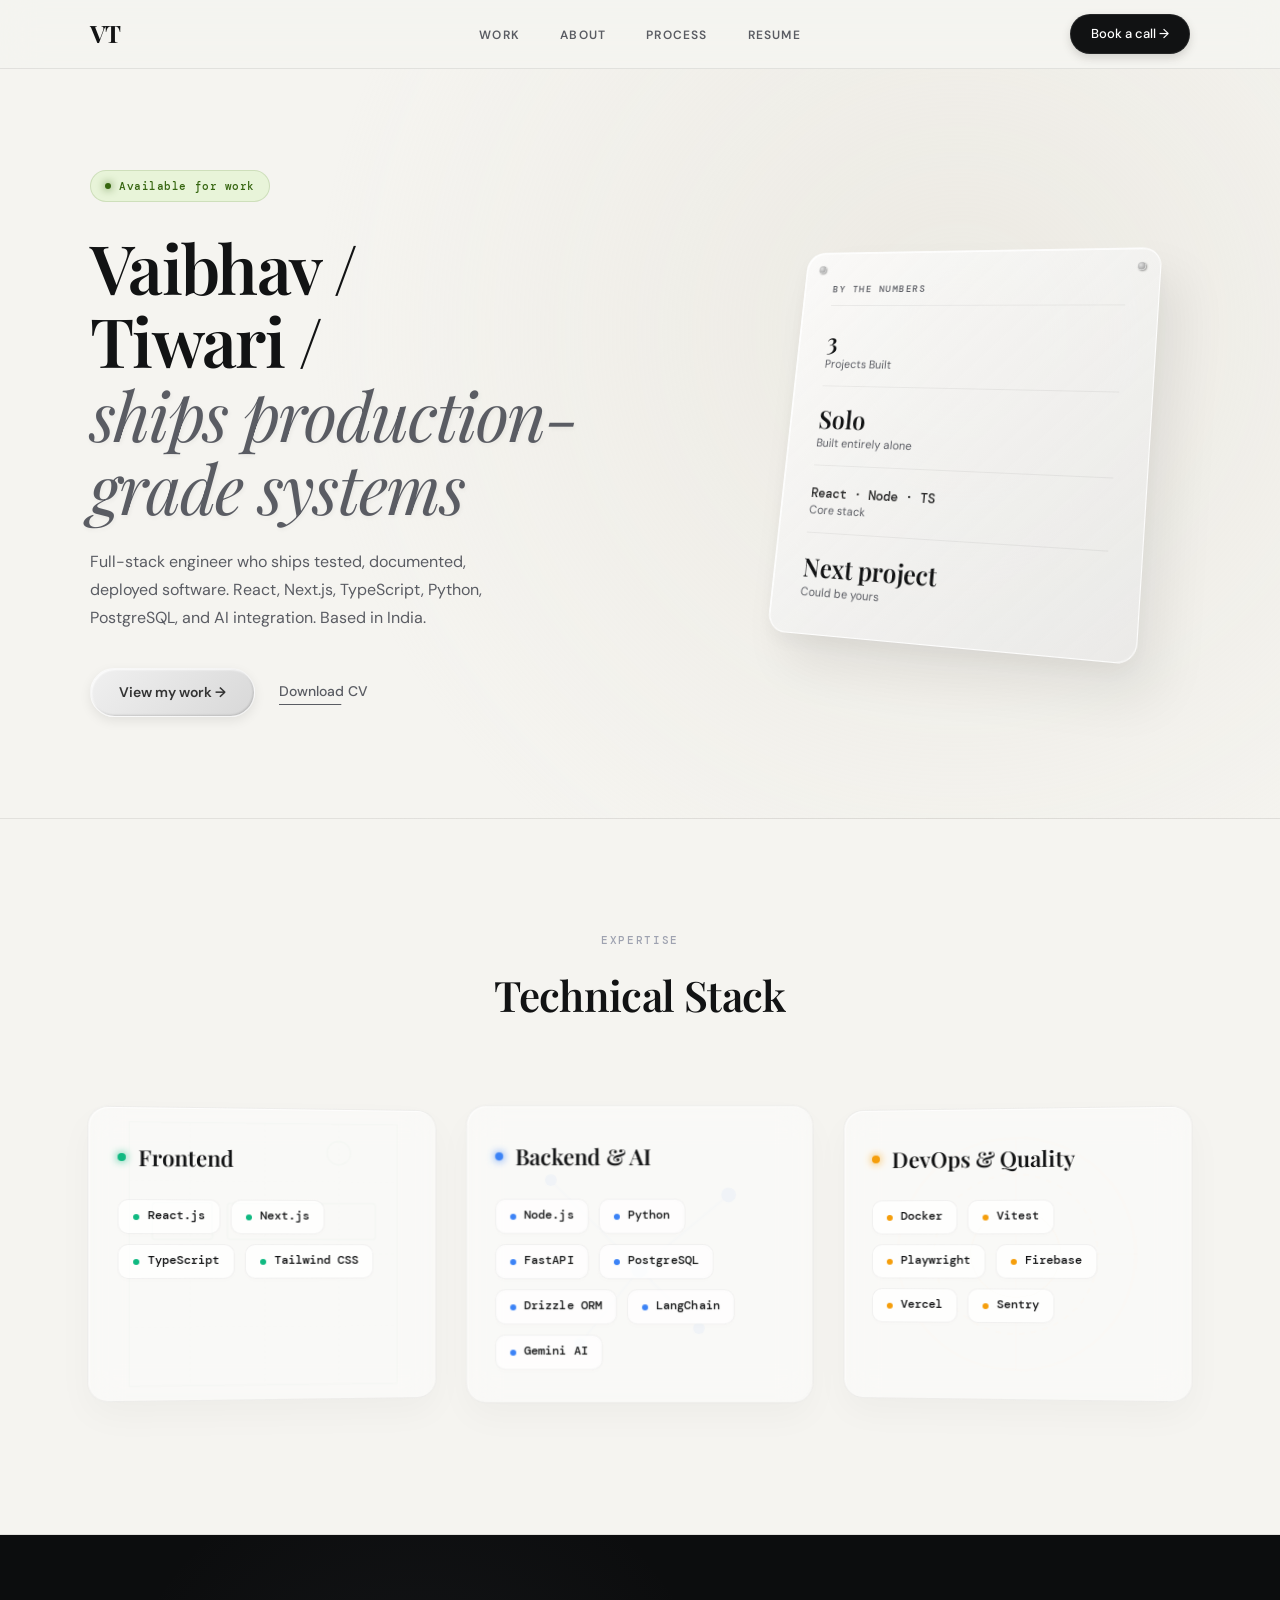
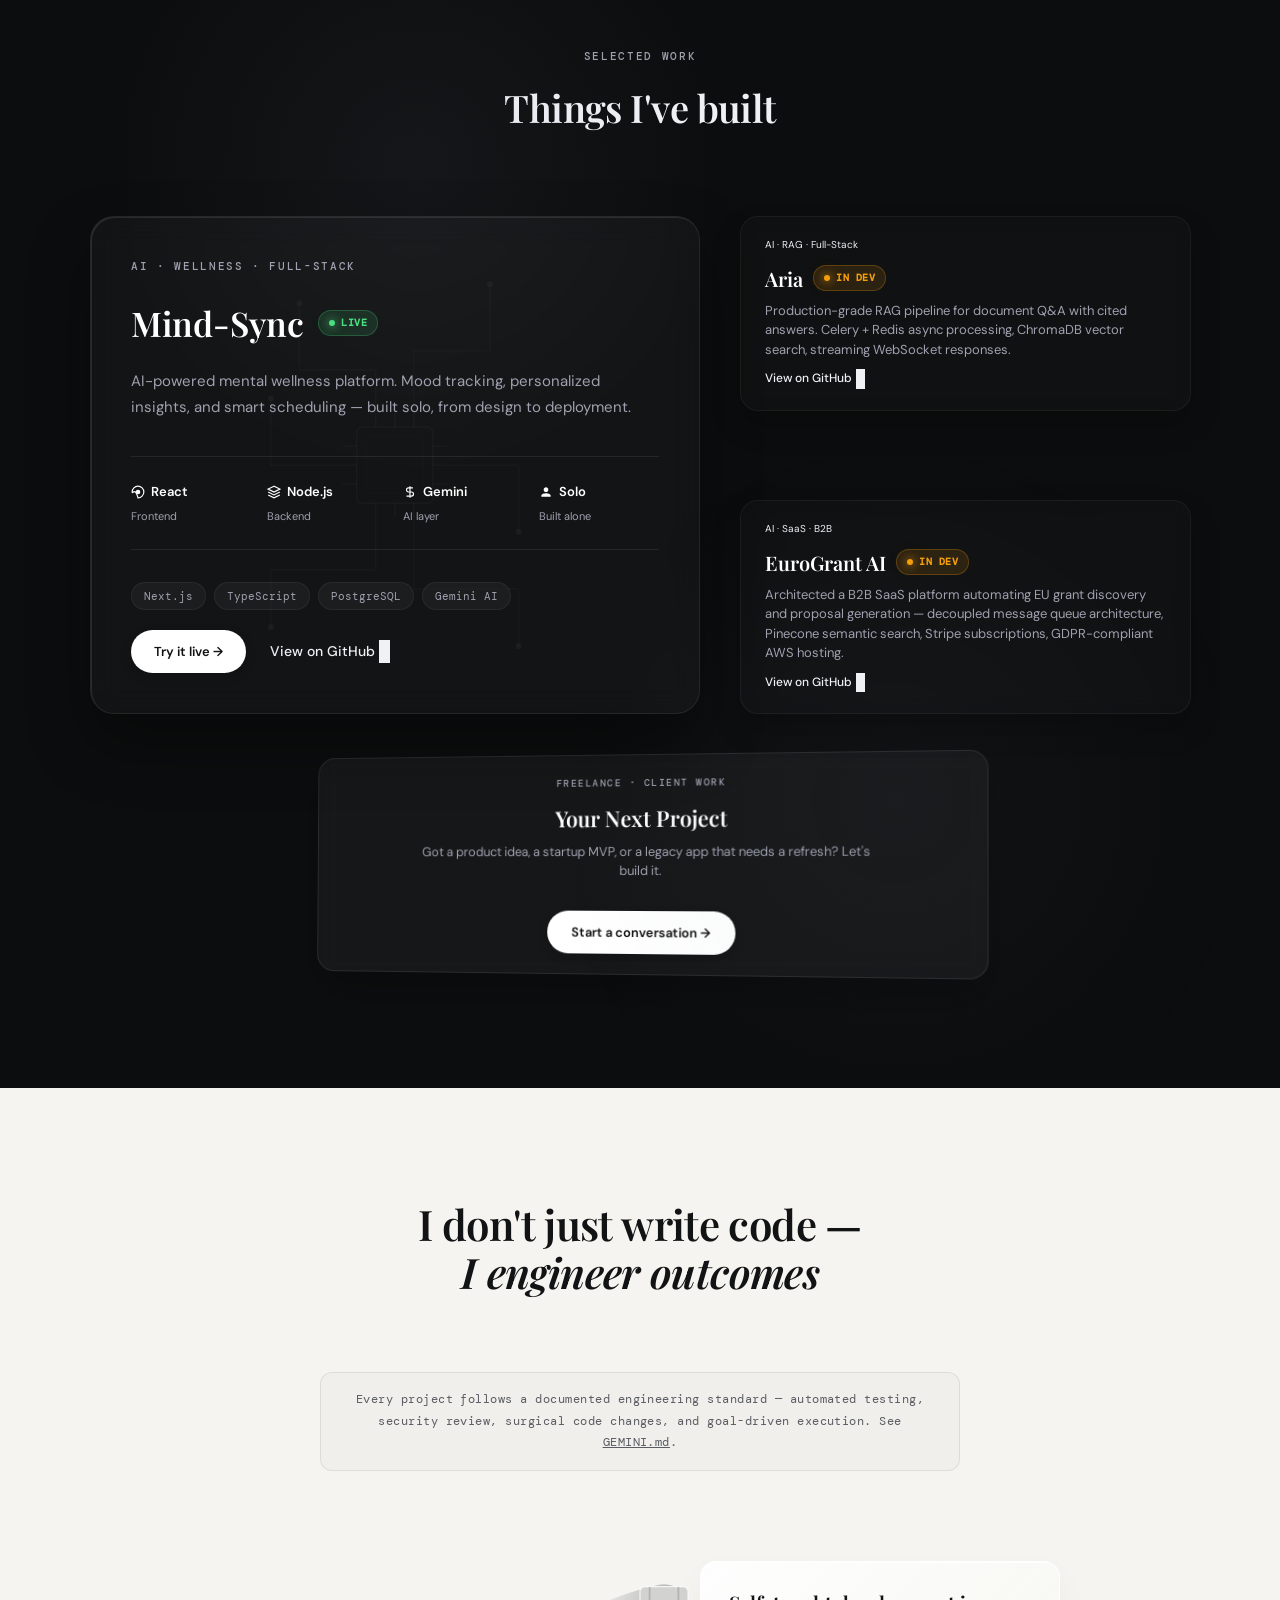
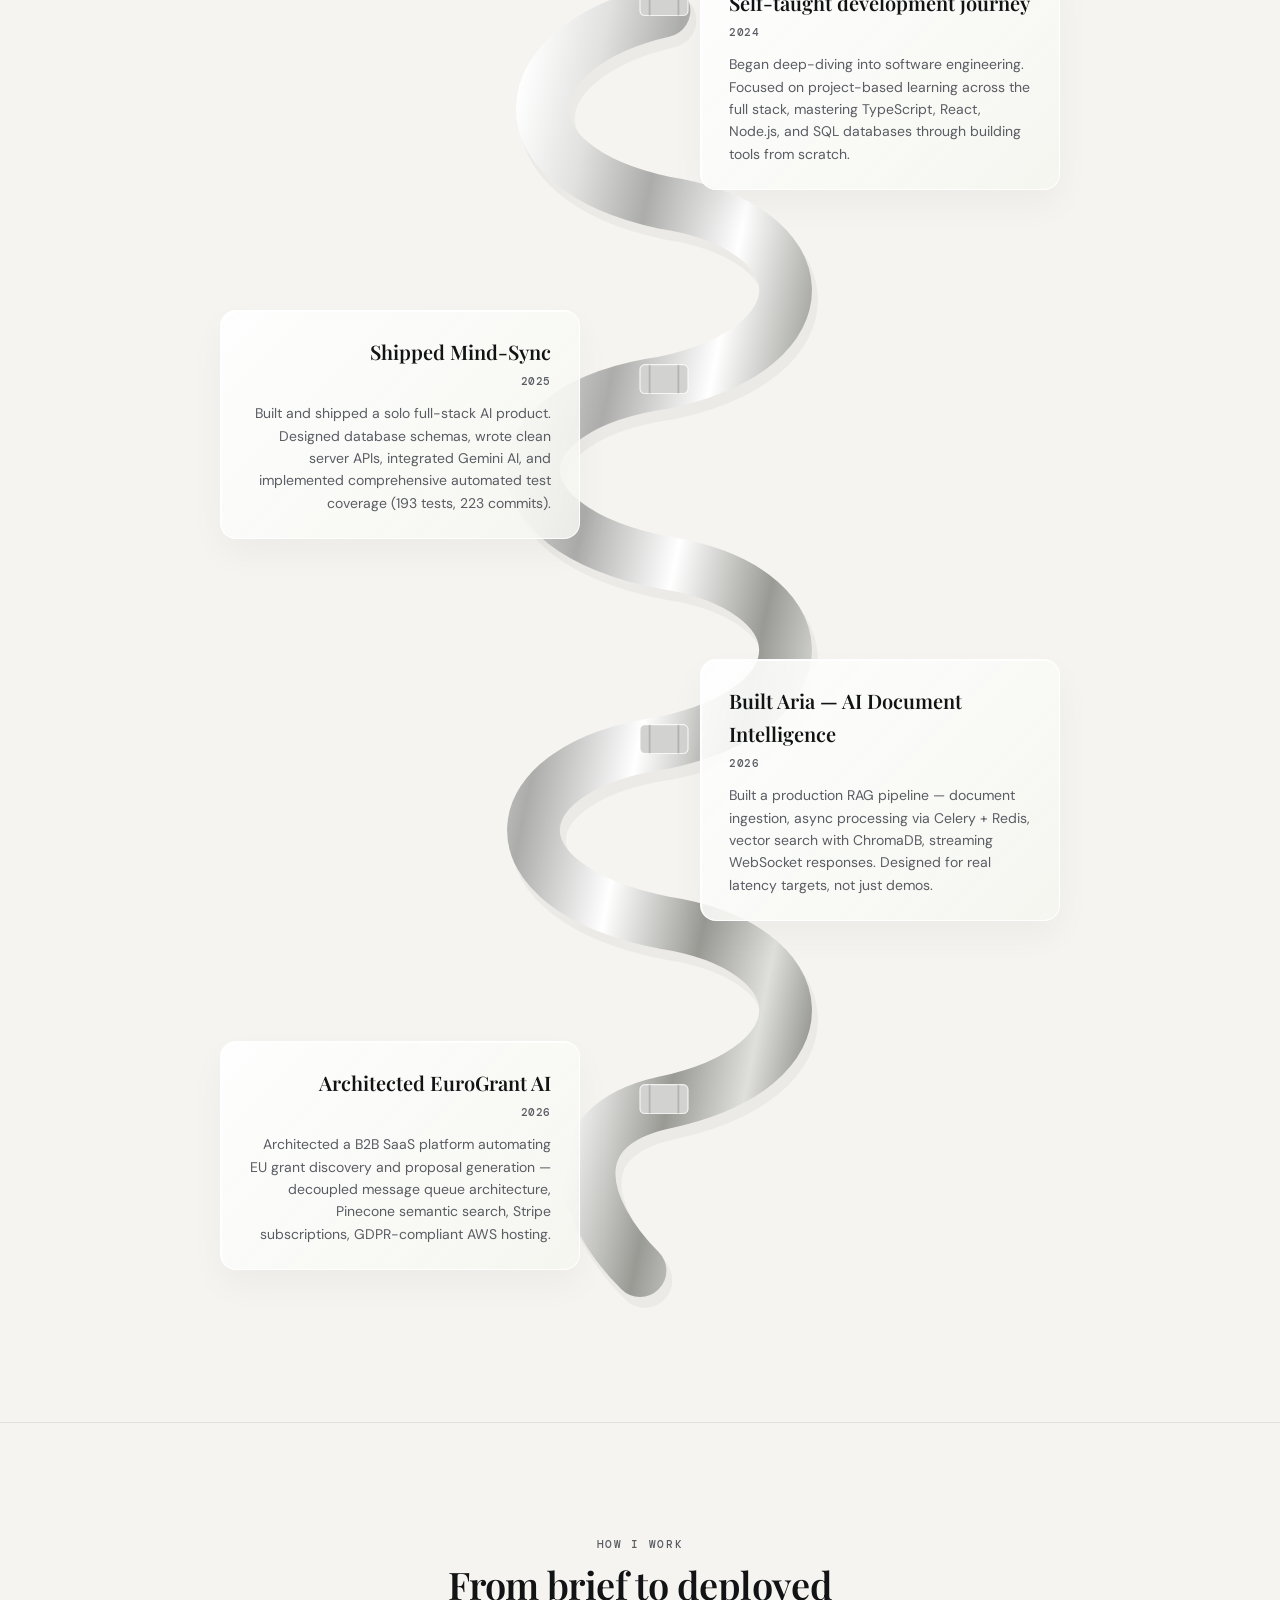
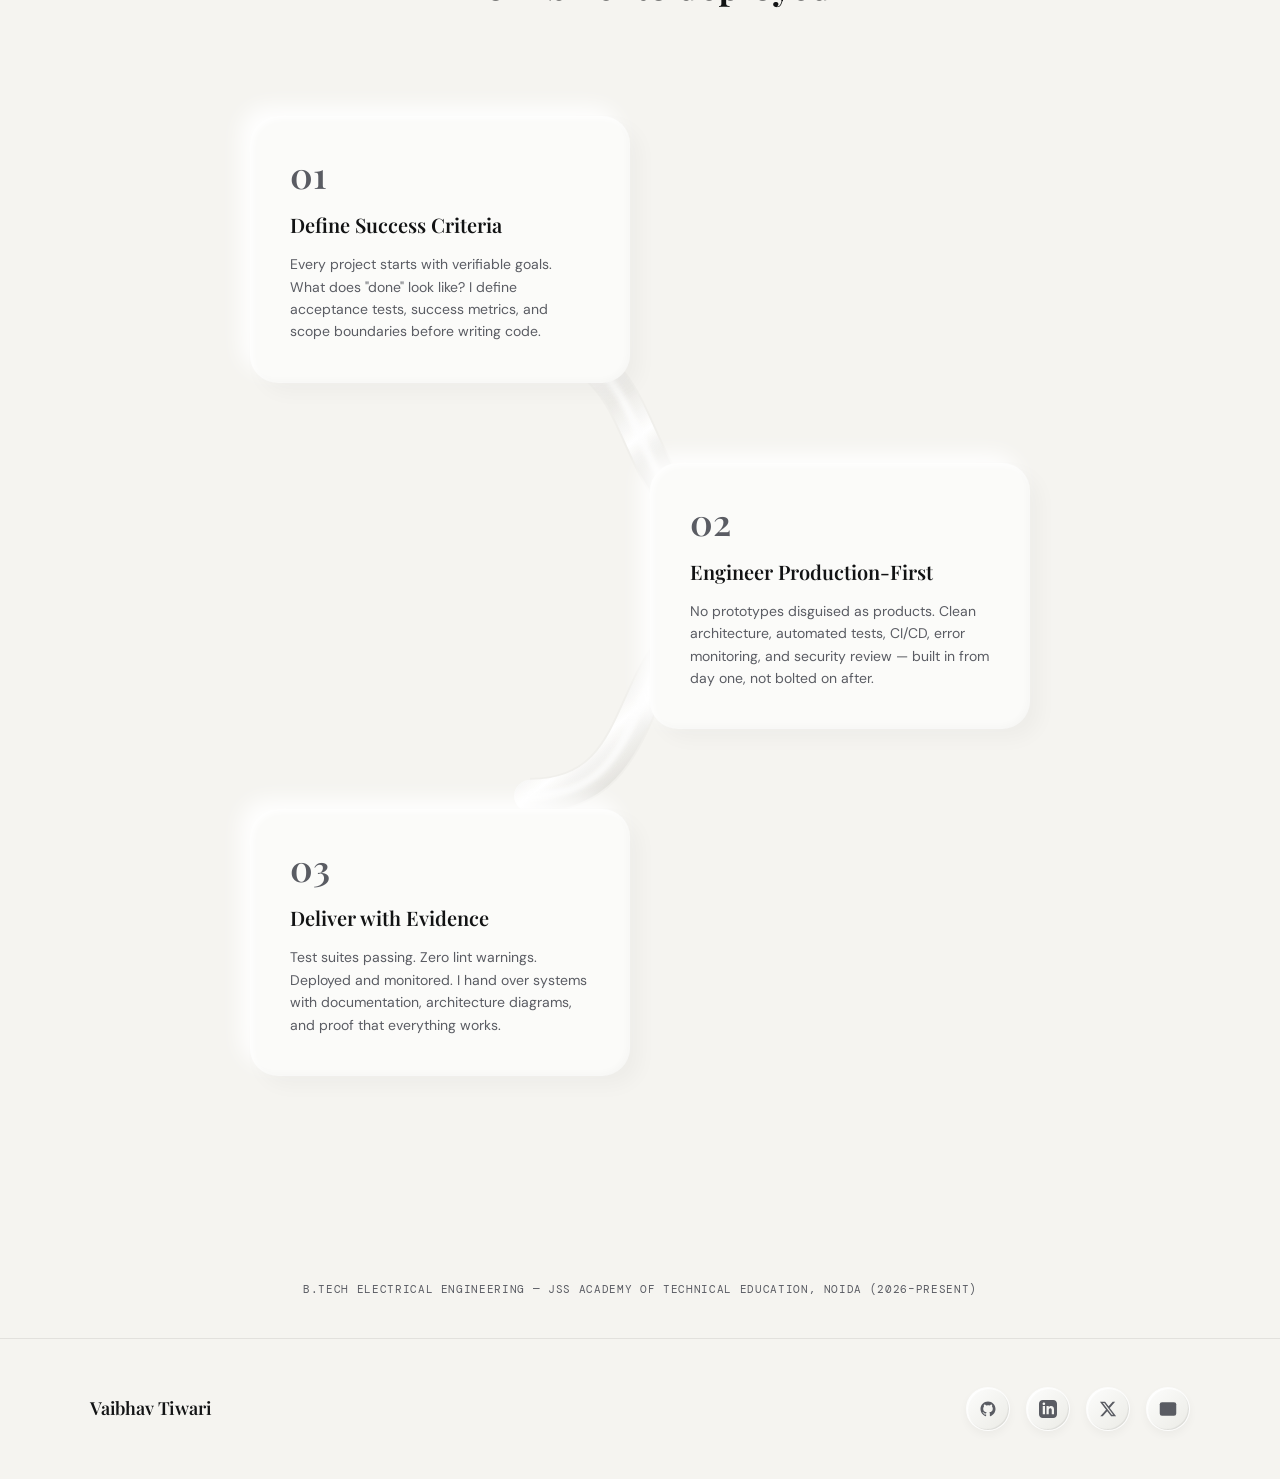
<file: index.html>
<!DOCTYPE html>
<html lang="en">
<head>
  <meta charset="UTF-8" />
  <meta name="viewport" content="width=device-width, initial-scale=1.0" />
  <meta name="description" content="Vaibhav Tiwari — Full-stack developer who takes products from zero to deployed. React, Next.js, Node.js, TypeScript, PostgreSQL, and AI integration. Portfolio showcasing Mind-Sync and production-grade projects. Based in India." />
  <meta name="keywords" content="Vaibhav Tiwari, full stack developer, React developer, Next.js developer, TypeScript, Node.js, portfolio, AI developer, Mind-Sync, web developer India, freelance developer" />
  <meta name="author" content="Vaibhav Tiwari" />
  <meta name="robots" content="index, follow, max-snippet:-1, max-image-preview:large, max-video-preview:-1" />
  <meta name="theme-color" content="#f5f4f0" />
  <link rel="canonical" href="https://vaibhav-portfolio-930c6.web.app/" />
  <title>Vaibhav Tiwari — Full Stack Developer | React, Next.js, TypeScript, AI</title>

  <meta property="og:title" content="Vaibhav Tiwari — Full Stack Developer" />
  <meta property="og:description" content="Full-stack developer who ships production-grade products solo. React, Next.js, TypeScript, Node.js, PostgreSQL, and AI. View my work and get in touch." />
  <meta property="og:type" content="website" />
  <meta property="og:url" content="https://vaibhav-portfolio-930c6.web.app/" />
  <meta property="og:image" content="https://vaibhav-portfolio-930c6.web.app/og-image.png" />
  <meta property="og:image:width" content="1200" />
  <meta property="og:image:height" content="630" />
  <meta property="og:image:alt" content="Vaibhav Tiwari — Full Stack Developer Portfolio" />
  <meta property="og:locale" content="en_US" />
  <meta property="og:site_name" content="Vaibhav Tiwari Portfolio" />
  <meta name="twitter:card" content="summary_large_image" />
  <meta name="twitter:title" content="Vaibhav Tiwari — Full Stack Developer" />
  <meta name="twitter:description" content="Full-stack developer who ships production-grade products solo. React, Next.js, TypeScript, and AI." />
  <meta name="twitter:creator" content="@AsterismVaibhav" />
  <meta name="twitter:image" content="https://vaibhav-portfolio-930c6.web.app/og-image.png" />
  <meta name="twitter:image:alt" content="Vaibhav Tiwari — Full Stack Developer Portfolio" />

  <link rel="icon" type="image/png" href="favicon.png" />
  <link rel="preconnect" href="https://fonts.googleapis.com" />
  <link rel="preconnect" href="https://fonts.gstatic.com" crossorigin />
  <link href="https://fonts.googleapis.com/css2?family=DM+Mono:ital,wght@0,400;0,500;1,400&family=DM+Sans:ital,opsz,wght@0,9..40,300;0,9..40,400;0,9..40,500;0,9..40,600;1,9..40,300;1,9..40,400&family=Playfair+Display:ital,wght@0,400;0,500;0,600;0,700;1,400;1,500;1,600&display=swap" rel="stylesheet" />

  <script type="application/ld+json">
  {
    "@context": "https://schema.org",
    "@type": "Person",
    "name": "Vaibhav Tiwari",
    "givenName": "Vaibhav",
    "familyName": "Tiwari",
    "jobTitle": "Full Stack Developer",
    "description": "Full-stack developer who ships production-grade products solo. Specializes in React, Next.js, TypeScript, Node.js, PostgreSQL, and AI integration.",
    "url": "https://vaibhav-portfolio-930c6.web.app",
    "image": "https://vaibhav-portfolio-930c6.web.app/og-image.png",
    "email": "mailto:vaibhav09012007@gmail.com",
    "sameAs": [
      "https://github.com/Vaibhavtiwari-dev",
      "https://linkedin.com/in/vaibhav-tiwari",
      "https://x.com/AsterismVaibhav"
    ],
    "knowsAbout": ["React", "Next.js", "Node.js", "TypeScript", "PostgreSQL", "Python", "Full Stack Development", "AI", "Gemini AI"],
    "alumniOf": {
      "@type": "CollegeOrUniversity",
      "name": "JSS Academy of Technical Education, Noida"
    },
    "nationality": {
      "@type": "Country",
      "name": "India"
    }
  }
  </script>

  <style>
    :root {
      --bg-light:       #f5f4f0;
      --bg-dark:        #0c0d0e;
      --fg-light:       #121314;
      --fg-dark:        #f0f1f5;
      --fg-muted-light: #5a5c63;
      --fg-muted-dark:  #9ea2b0;
      --border-light:   rgba(0, 0, 0, 0.08);
      --border-dark:    rgba(255, 255, 255, 0.08);
      --green-bg:       #e8f4d9;
      --green-fg:       #366610;

      --serif:          'Playfair Display', Georgia, serif;
      --sans:           'DM Sans', system-ui, sans-serif;
      --mono:           'DM Mono', 'Courier New', monospace;

      --max-w:          1180px;
      --gutter:         clamp(20px, 4vw, 40px);
      --section-py:     clamp(64px, 10vw, 112px);

      --border:         1px solid var(--border-light);
      --border-color:   var(--border-light);
      --fg:             var(--fg-light);
      --fg-secondary:   var(--fg-muted-light);
      --fg-tertiary:    var(--fg-muted-light);
      --bg:             var(--bg-light);
    }

    *, *::before, *::after { margin: 0; padding: 0; box-sizing: border-box; }

    html {
      scroll-behavior: smooth;
      -webkit-text-size-adjust: 100%;
      text-size-adjust: 100%;
    }

    body {
      font-family: var(--sans);
      font-size: 15px;
      line-height: 1.65;
      color: var(--fg-light);
      background: var(--bg-light);
      -webkit-font-smoothing: antialiased;
      -moz-osx-font-smoothing: grayscale;
      overflow-x: hidden;
      position: relative;
    }

    a { color: inherit; text-decoration: none; }
    img { display: block; max-width: 100%; }
    button { font: inherit; cursor: pointer; border: none; background: none; }
    ul, ol { list-style: none; }

    .skip {
      position: absolute;
      top: -100%;
      left: 16px;
      background: var(--fg-light);
      color: var(--bg-light);
      padding: 8px 16px;
      font-size: 13px;
      z-index: 999;
      border-radius: 4px;
    }
    .skip:focus { top: 8px; }

    a:focus-visible,
    button:focus-visible {
      outline: 2px solid var(--fg-light);
      outline-offset: 4px;
    }

    .container { max-width: var(--max-w); margin: 0 auto; padding-left: var(--gutter); padding-right: var(--gutter); }

    .label {
      font-family: var(--mono);
      font-size: 11px;
      font-weight: 500;
      letter-spacing: 0.15em;
      text-transform: uppercase;
      color: var(--fg-muted-light);
    }

    .section-heading {
      font-family: var(--serif);
      font-size: clamp(28px, 4vw, 38px);
      font-weight: 600;
      letter-spacing: -0.015em;
      color: var(--fg-light);
    }

    /* ──────────────────────────────────────────
       TACTILE METALLIC BUTTONS & LINKS
       ────────────────────────────────────────── */
    .btn-tactile {
      display: inline-flex;
      align-items: center;
      justify-content: center;
      gap: 8px;
      font-family: var(--sans);
      font-size: 14px;
      font-weight: 600;
      color: #333;
      padding: 12px 28px;
      border-radius: 99px;
      background: linear-gradient(135deg, #f0f0f0 0%, #d8d8d8 100%);
      border: 1px solid rgba(255, 255, 255, 0.7);
      box-shadow: 
        inset 1px 1px 2px rgba(255, 255, 255, 0.9), 
        inset -1px -1px 2px rgba(0, 0, 0, 0.15), 
        0 4px 12px rgba(0, 0, 0, 0.08);
      transition: transform 0.2s cubic-bezier(0.25, 0.8, 0.25, 1), box-shadow 0.2s ease;
      white-space: nowrap;
    }
    .btn-tactile:hover {
      transform: translateY(-2px);
      box-shadow: 
        inset 1px 1px 2px rgba(255, 255, 255, 0.9), 
        inset -1px -1px 2px rgba(0, 0, 0, 0.1), 
        0 8px 20px rgba(0, 0, 0, 0.12);
    }
    .btn-tactile:active {
      transform: translateY(1px);
      box-shadow: 
        inset 1px 2px 4px rgba(0, 0, 0, 0.2), 
        inset -1px -1px 2px rgba(255, 255, 255, 0.6), 
        0 2px 4px rgba(0, 0, 0, 0.05);
    }

    .btn-dark-pill {
      display: inline-flex;
      align-items: center;
      gap: 6px;
      font-family: var(--sans);
      font-size: 13px;
      font-weight: 500;
      padding: 8px 20px;
      border-radius: 99px;
      background: #111213;
      color: #fff;
      border: 1px solid rgba(255,255,255,0.08);
      box-shadow: 0 4px 10px rgba(0,0,0,0.15);
      transition: background 0.25s, transform 0.2s;
    }
    .btn-dark-pill:hover {
      background: #25272a;
      transform: translateY(-1px);
    }

    .link-cv {
      font-size: 14px;
      font-weight: 500;
      color: var(--fg-muted-light);
      position: relative;
      padding-bottom: 2px;
      transition: color 0.2s;
    }
    .link-cv::after {
      content: '';
      position: absolute;
      width: 100%;
      height: 1px;
      bottom: 0;
      left: 0;
      background-color: var(--fg-muted-light);
      transform: scaleX(0.7);
      transform-origin: bottom left;
      transition: transform 0.25s ease-out, background-color 0.2s;
    }
    .link-cv:hover {
      color: var(--fg-light);
    }
    .link-cv:hover::after {
      transform: scaleX(1);
      background-color: var(--fg-light);
    }

    .link-arrow {
      font-size: 14px;
      font-weight: 500;
      display: inline-flex;
      align-items: center;
      gap: 4px;
      transition: gap 0.25s;
    }
    .link-arrow:hover { gap: 10px; }
    .link-arrow::after { content: '→'; }

    /* ──────────────────────────────────────────
       NAVIGATION BAR REDESIGN
       ────────────────────────────────────────── */
    .nav {
      position: sticky;
      top: 0;
      z-index: 100;
      background: rgba(245, 244, 240, 0.82);
      backdrop-filter: blur(18px);
      -webkit-backdrop-filter: blur(18px);
      border-bottom: 1px solid var(--border-light);
      transition: background 0.3s;
    }

    .nav-inner {
      display: flex;
      align-items: center;
      justify-content: space-between;
      height: 68px;
    }

    .nav-logo {
      font-family: var(--serif);
      font-size: 24px;
      font-weight: 700;
      letter-spacing: -0.04em;
      color: var(--fg-light);
    }

    .nav-links {
      display: flex;
      gap: 40px;
      position: absolute;
      left: 50%;
      transform: translateX(-50%);
    }

    .nav-link {
      font-size: 12px;
      font-weight: 600;
      letter-spacing: 0.1em;
      text-transform: uppercase;
      color: var(--fg-muted-light);
      transition: color 0.25s;
    }
    .nav-link:hover { color: var(--fg-light); }

    .nav-hamburger {
      display: none;
      flex-direction: column;
      justify-content: center;
      gap: 5px;
      width: 24px;
      height: 24px;
      z-index: 110;
    }
    .nav-hamburger span {
      display: block;
      height: 2px;
      background: var(--fg-light);
      transition: transform 0.3s, opacity 0.3s, background-color 0.3s;
      transform-origin: center;
    }
    .nav-hamburger.is-active span:nth-child(1) { transform: translateY(7px) rotate(45deg); }
    .nav-hamburger.is-active span:nth-child(2) { opacity: 0; }
    .nav-hamburger.is-active span:nth-child(3) { transform: translateY(-7px) rotate(-45deg); }

    /* Mobile drawer navigation */
    .mobile-drawer {
      position: fixed;
      top: 0;
      right: -100%;
      width: 100%;
      height: 100vh;
      background: rgba(245, 244, 240, 0.98);
      backdrop-filter: blur(20px);
      display: flex;
      flex-direction: column;
      justify-content: center;
      align-items: center;
      gap: 32px;
      z-index: 90;
      transition: right 0.4s cubic-bezier(0.16, 1, 0.3, 1);
    }
    .mobile-drawer.is-open { right: 0; }

    .mobile-nav-link {
      font-size: 20px;
      font-weight: 500;
      text-transform: uppercase;
      letter-spacing: 0.08em;
      color: var(--fg-light);
    }

    /* ──────────────────────────────────────────
       HERO & LIGHTING PLAY
       ────────────────────────────────────────── */
    .hero {
      padding: calc(var(--section-py) * 0.9) 0;
      background: radial-gradient(circle at 75% 35%, rgba(230, 227, 218, 0.6) 0%, transparent 60%);
      border-bottom: 1px solid var(--border-light);
      overflow: hidden;
    }

    .hero-grid {
      display: grid;
      grid-template-columns: 1.1fr 0.9fr;
      gap: clamp(32px, 6vw, 80px);
      align-items: center;
    }

    .badge-available {
      display: inline-flex;
      align-items: center;
      gap: 8px;
      font-family: var(--mono);
      font-size: 11px;
      font-weight: 500;
      letter-spacing: 0.05em;
      color: var(--green-fg);
      background: var(--green-bg);
      border: 1px solid rgba(54, 102, 16, 0.15);
      padding: 6px 14px;
      border-radius: 99px;
      margin-bottom: 28px;
    }

    .badge-dot {
      width: 6px;
      height: 6px;
      background: var(--green-fg);
      border-radius: 50%;
      box-shadow: 0 0 8px var(--green-fg);
      animation: pulse-glow 2s ease-in-out infinite;
    }

    @keyframes pulse-glow {
      0%, 100% { transform: scale(1); opacity: 1; box-shadow: 0 0 6px rgba(54, 102, 16, 0.6); }
      50% { transform: scale(1.15); opacity: 0.4; box-shadow: 0 0 12px rgba(54, 102, 16, 0.2); }
    }

    .hero-headline {
      font-family: var(--serif);
      font-size: clamp(40px, 6vw, 68px);
      font-weight: 600;
      line-height: 1.08;
      letter-spacing: -0.025em;
      margin-bottom: 24px;
      color: var(--fg-light);
    }

    .hero-headline em {
      font-style: italic;
      font-weight: 400;
      color: var(--fg-muted-light);
      text-shadow: 1px 2px 4px rgba(0, 0, 0, 0.05);
    }

    .hero-sub {
      font-size: 16px;
      line-height: 1.75;
      color: var(--fg-muted-light);
      max-width: 440px;
      margin-bottom: 36px;
    }

    .hero-actions {
      display: flex;
      align-items: center;
      gap: 24px;
    }

    /* 3D Elevated metallic card container */
    .hero-stats-wrapper {
      perspective: 1200px;
      display: flex;
      justify-content: center;
      align-items: center;
      width: 100%;
    }

    .hero-stats-3d {
      width: 100%;
      max-width: 380px;
      background: linear-gradient(135deg, rgba(255,255,255,0.7) 0%, rgba(230,230,230,0.6) 100%);
      border: 1.5px solid rgba(255,255,255,0.8);
      border-radius: 20px;
      padding: 32px;
      position: relative;
      transform-style: preserve-3d;
      transform: rotateY(-18deg) rotateX(10deg) rotateZ(2deg);
      box-shadow: 
        20px 30px 50px rgba(0, 0, 0, 0.07),
        0 10px 20px rgba(0, 0, 0, 0.04),
        inset 1px 1px 0px rgba(255,255,255,0.8);
      transition: transform 0.3s cubic-bezier(0.2, 0.8, 0.2, 1);
    }

    /* Mechanical screw/hardware nodes at top corners */
    .hero-stats-3d::before,
    .hero-stats-3d::after {
      content: '';
      position: absolute;
      top: 14px;
      width: 8px;
      height: 8px;
      border-radius: 50%;
      background: radial-gradient(circle at 35% 35%, #e0e0e0 0%, #888888 100%);
      box-shadow: 1px 1px 2px rgba(0,0,0,0.4), inset -0.5px -0.5px 0.5px rgba(255,255,255,0.8);
    }
    .hero-stats-3d::before { left: 14px; }
    .hero-stats-3d::after { right: 14px; }

    .hero-stats-3d .label {
      margin-bottom: 24px;
      font-size: 10px;
      color: var(--fg-muted-light);
      display: block;
      border-bottom: 0.5px solid rgba(0,0,0,0.06);
      padding-bottom: 8px;
    }

    .stats-list {
      display: flex;
      flex-direction: column;
      gap: 20px;
    }

    .stat-row {
      border-bottom: 0.5px solid rgba(0, 0, 0, 0.05);
      padding-bottom: 12px;
    }
    .stat-row:last-child {
      border-bottom: none;
      padding-bottom: 0;
    }

    .stat-row-val {
      font-family: var(--serif);
      font-size: 26px;
      font-weight: 600;
      color: var(--fg-light);
      line-height: 1.15;
    }
    .stat-row-val.mono {
      font-family: var(--mono);
      font-size: 14px;
      font-weight: 500;
      color: #2b2b2b;
    }

    .stat-row-lbl {
      font-size: 12px;
      color: var(--fg-muted-light);
      margin-top: 1px;
    }

    /* ──────────────────────────────────────────
       TECH STRIP
       ────────────────────────────────────────── */
    .tech-strip {
      padding: 24px 0;
      background: #faf9f6;
      border-bottom: 1px solid var(--border-light);
      position: relative;
      z-index: 10;
    }

    .tech-inner {
      display: flex;
      align-items: center;
      gap: 36px;
      overflow-x: auto;
      scrollbar-width: none;
    }
    .tech-inner::-webkit-scrollbar { display: none; }

    .tech-pills {
      display: flex;
      gap: 10px;
      white-space: nowrap;
    }

    .pill {
      font-family: var(--mono);
      font-size: 12px;
      font-weight: 400;
      color: var(--fg-muted-light);
      padding: 6px 16px;
      border-radius: 99px;
      border: 1px solid var(--border-light);
      background: #fff;
      transition: all 0.25s;
    }
    .pill:hover {
      color: var(--fg-light);
      border-color: var(--fg-muted-light);
      background: var(--bg-light);
    }

    /* ──────────────────────────────────────────
       DARK THEMED SELECTED WORK: 3D GLASS grid
       ────────────────────────────────────────── */
    .work {
      padding: var(--section-py) 0;
      background: var(--bg-dark);
      color: var(--fg-dark);
      position: relative;
      overflow: hidden;
    }

    /* Spotlights */
    .work::before {
      content: '';
      position: absolute;
      top: -10%;
      left: 10%;
      width: 45%;
      height: 60%;
      background: radial-gradient(circle, rgba(120, 130, 150, 0.08) 0%, transparent 70%);
      pointer-events: none;
    }
    .work::after {
      content: '';
      position: absolute;
      bottom: -10%;
      right: 5%;
      width: 50%;
      height: 70%;
      background: radial-gradient(circle, rgba(90, 110, 130, 0.06) 0%, transparent 70%);
      pointer-events: none;
    }

    .work-header {
      margin-bottom: clamp(48px, 8vw, 76px);
      text-align: center;
    }

    .work-header .label {
      color: var(--fg-muted-dark);
      margin-bottom: 12px;
      display: block;
    }

    .work-header .section-heading {
      color: var(--fg-dark);
    }

    .work-grid-3d {
      display: grid;
      grid-template-columns: 1.15fr 0.85fr;
      gap: 40px;
      perspective: 1500px;
      position: relative;
      z-index: 5;
    }

    /* Glassmorphic Project Card */
    .glass-card-3d {
      background: rgba(255, 255, 255, 0.03);
      border: 1px solid rgba(255, 255, 255, 0.08);
      backdrop-filter: blur(14px);
      -webkit-backdrop-filter: blur(14px);
      border-radius: 24px;
      padding: 40px;
      position: relative;
      transform-style: preserve-3d;
      transform: rotateY(8deg) rotateX(2deg);
      box-shadow: 
        0 30px 60px rgba(0, 0, 0, 0.35),
        inset 1px 1px 0 rgba(255, 255, 255, 0.1);
      transition: transform 0.3s cubic-bezier(0.2, 0.8, 0.2, 1), box-shadow 0.3s;
    }

    .glass-card-3d:hover {
      box-shadow: 
        0 40px 80px rgba(0, 0, 0, 0.45),
        inset 1px 1px 0 rgba(255, 255, 255, 0.15);
    }

    /* Etched circuit pattern overlay on card background */
    .glass-card-circuit {
      position: absolute;
      top: 0;
      left: 0;
      width: 100%;
      height: 100%;
      opacity: 0.18;
      pointer-events: none;
      z-index: 1;
      padding: 10px;
    }
    .glass-card-circuit svg {
      width: 100%;
      height: 100%;
    }

    .glass-card-content {
      position: relative;
      z-index: 2;
    }

    .glass-card-3d .project-tag {
      font-family: var(--mono);
      font-size: 11px;
      font-weight: 500;
      letter-spacing: 0.15em;
      text-transform: uppercase;
      color: var(--fg-muted-dark);
      margin-bottom: 20px;
    }

    .glass-card-title-row {
      display: flex;
      align-items: center;
      gap: 14px;
      margin-bottom: 18px;
    }

    .glass-card-3d .project-title {
      font-family: var(--serif);
      font-size: clamp(26px, 3.5vw, 34px);
      font-weight: 600;
      color: #fff;
    }

    /* Glowing Live badge */
    .badge-live-glow {
      display: inline-flex;
      align-items: center;
      gap: 6px;
      font-family: var(--mono);
      font-size: 10px;
      font-weight: 600;
      letter-spacing: 0.05em;
      text-transform: uppercase;
      color: #4ade80;
      background: rgba(74, 222, 128, 0.12);
      border: 1px solid rgba(74, 222, 128, 0.25);
      padding: 4px 10px;
      border-radius: 99px;
    }

    .badge-live-dot-glow {
      width: 6px;
      height: 6px;
      background: #4ade80;
      border-radius: 50%;
      box-shadow: 0 0 10px #4ade80, 0 0 20px rgba(74, 222, 128, 0.4);
      animation: pulse-glow-green 1.8s infinite;
    }

    @keyframes pulse-glow-green {
      0%, 100% { opacity: 1; transform: scale(1); }
      50% { opacity: 0.4; transform: scale(0.9); }
    }

    /* Glowing In Development badge */
    .badge-dev-glow {
      display: inline-flex;
      align-items: center;
      gap: 6px;
      font-family: var(--mono);
      font-size: 10px;
      font-weight: 600;
      letter-spacing: 0.05em;
      text-transform: uppercase;
      color: #f59e0b;
      background: rgba(245, 158, 11, 0.12);
      border: 1px solid rgba(245, 158, 11, 0.25);
      padding: 4px 10px;
      border-radius: 99px;
    }

    .badge-dev-dot-glow {
      width: 6px;
      height: 6px;
      background: #f59e0b;
      border-radius: 50%;
      box-shadow: 0 0 10px #f59e0b, 0 0 20px rgba(245, 158, 11, 0.4);
      animation: pulse-glow-amber 1.8s infinite;
    }

    @keyframes pulse-glow-amber {
      0%, 100% { opacity: 1; transform: scale(1); }
      50% { opacity: 0.4; transform: scale(0.9); }
    }

    .glass-card-3d .project-desc {
      font-size: 15px;
      line-height: 1.7;
      color: var(--fg-muted-dark);
      margin-bottom: 36px;
      max-width: 520px;
    }

    /* Stack specifications grid inside the card */
    .glass-card-stack-specs {
      display: grid;
      grid-template-columns: repeat(4, 1fr);
      gap: 16px;
      border-top: 1px solid rgba(255, 255, 255, 0.08);
      border-bottom: 1px solid rgba(255, 255, 255, 0.08);
      padding: 24px 0;
      margin-bottom: 32px;
    }

    .spec-item {
      display: flex;
      flex-direction: column;
      gap: 4px;
    }

    .spec-val-row {
      display: flex;
      align-items: center;
      gap: 6px;
      font-size: 13px;
      font-weight: 600;
      color: #fff;
    }

    .spec-icon-svg {
      width: 14px;
      height: 14px;
      fill: currentColor;
    }

    .spec-lbl {
      font-size: 11px;
      color: var(--fg-muted-dark);
    }

    .glass-card-footer {
      display: flex;
      justify-content: space-between;
      align-items: center;
      flex-wrap: wrap;
      gap: 20px;
    }

    .glass-card-tags {
      display: flex;
      flex-wrap: wrap;
      gap: 8px;
    }

    .glass-card-tag {
      font-family: var(--mono);
      font-size: 11px;
      padding: 4px 12px;
      border-radius: 99px;
      background: rgba(255, 255, 255, 0.04);
      border: 1px solid rgba(255, 255, 255, 0.06);
      color: var(--fg-muted-dark);
    }

    .glass-card-links {
      display: flex;
      gap: 24px;
    }

    .glass-card-btn {
      display: inline-flex;
      align-items: center;
      gap: 6px;
      font-family: var(--sans);
      font-size: 13px;
      font-weight: 600;
      color: #111;
      background: #fff;
      border: 1px solid rgba(255,255,255,0.8);
      padding: 10px 22px;
      border-radius: 99px;
      box-shadow: 0 4px 12px rgba(0,0,0,0.15);
      transition: transform 0.25s, background 0.25s;
    }
    .glass-card-btn:hover {
      background: #e5e5e5;
      transform: translateY(-1px);
    }

    .glass-card-link-arrow {
      color: var(--fg-dark);
      font-weight: 500;
    }
    .glass-card-link-arrow::after {
      background-color: var(--fg-dark);
    }

    /* Side floaters and next project card */
    .glass-side-panel {
      display: flex;
      flex-direction: column;
      gap: 24px;
      justify-content: space-between;
    }

    .glass-card-floater {
      background: rgba(255, 255, 255, 0.02);
      border: 1px solid rgba(255, 255, 255, 0.05);
      backdrop-filter: blur(8px);
      -webkit-backdrop-filter: blur(8px);
      border-radius: 18px;
      padding: 20px 24px;
      transform: rotateY(-10deg) rotateX(1deg);
      box-shadow: 0 15px 30px rgba(0,0,0,0.2);
      transition: transform 0.3s cubic-bezier(0.2, 0.8, 0.2, 1), box-shadow 0.3s;
    }
    .glass-card-floater:hover {
      box-shadow: 
        0 25px 50px rgba(0, 0, 0, 0.35),
        inset 1px 1px 0 rgba(255, 255, 255, 0.1);
    }
    .glass-card-floater.light-glass {
      background: rgba(255, 255, 255, 0.45);
      border: 1px solid rgba(0, 0, 0, 0.05);
      backdrop-filter: blur(16px);
      -webkit-backdrop-filter: blur(16px);
      border-radius: 20px;
      padding: 32px 28px;
      box-shadow: 
        0 15px 35px rgba(0, 0, 0, 0.03),
        inset 1px 1px 0 rgba(255, 255, 255, 0.7);
      position: relative;
      overflow: hidden;
      transform-style: preserve-3d;
      transition: transform 0.35s cubic-bezier(0.2, 0.8, 0.2, 1), box-shadow 0.35s, background 0.35s;
    }
    .glass-card-floater.light-glass:hover {
      background: rgba(255, 255, 255, 0.75);
      border-color: rgba(0, 0, 0, 0.12);
      box-shadow: 
        0 25px 50px rgba(0, 0, 0, 0.06),
        inset 1px 1px 0 rgba(255, 255, 255, 0.8);
    }

    /* 3D Curved Tech Stack Viewport and Wrapper */
    .tech-carousel-viewport {
      perspective: 1500px;
      width: 100%;
      overflow: visible;
      padding: 20px 0;
      display: flex;
      justify-content: center;
    }
    
    .tech-cylinder-wrapper {
      display: grid;
      grid-template-columns: repeat(3, 1fr);
      gap: 32px;
      max-width: var(--max-w);
      width: 100%;
      transform-style: preserve-3d;
      transition: transform 0.4s cubic-bezier(0.2, 0.8, 0.2, 1);
      will-change: transform;
    }

    /* Tech Stack Pills */
    .tech-cylinder-wrapper .pill {
      font-family: var(--mono);
      font-size: 11.5px;
      font-weight: 500;
      color: var(--fg-light);
      padding: 7px 14px;
      border-radius: 10px;
      border: 1px solid rgba(0, 0, 0, 0.05);
      background: rgba(255, 255, 255, 0.7);
      transition: transform 0.3s cubic-bezier(0.2, 0.8, 0.2, 1), box-shadow 0.3s, background 0.3s, border-color 0.3s;
      transform: translateZ(25px);
      transform-style: preserve-3d;
      display: inline-flex;
      align-items: center;
      gap: 8px;
      box-shadow: 0 2px 4px rgba(0,0,0,0.01);
    }
    
    .tech-cylinder-wrapper .pill::before {
      content: '';
      display: inline-block;
      width: 6px;
      height: 6px;
      border-radius: 50%;
      background-color: var(--dot-color, #a0aec0);
      transition: background-color 0.3s;
    }

    .tech-cylinder-wrapper .pill.fe { --dot-color: #10b981; }
    .tech-cylinder-wrapper .pill.be { --dot-color: #3b82f6; }
    .tech-cylinder-wrapper .pill.do { --dot-color: #f59e0b; }

    .tech-cylinder-wrapper .pill:hover {
      transform: translateZ(45px) scale(1.05);
      background: #ffffff;
      border-color: rgba(0, 0, 0, 0.12);
      box-shadow: 0 8px 16px rgba(0, 0, 0, 0.05);
      color: var(--fg-light);
    }

    .card-bg-pattern {
      position: absolute;
      top: 0;
      left: 0;
      width: 100%;
      height: 100%;
      pointer-events: none;
      opacity: 0.05;
      transition: transform 0.3s;
      transform: translateZ(5px);
    }
    .glass-card-floater .project-tag {
      margin-bottom: 8px;
      font-size: 10px;
    }
    .glass-card-floater .project-title {
      font-size: 18px;
      margin-bottom: 6px;
    }
    .glass-card-floater-desc {
      font-size: 13px;
      color: var(--fg-muted-dark);
      line-height: 1.5;
    }

    .glass-card-floater.cta {
      background: rgba(255, 255, 255, 0.04);
      border: 1px solid rgba(255, 255, 255, 0.09);
      box-shadow: 0 20px 40px rgba(0,0,0,0.25);
    }

    .glass-card-floater.cta .btn-dark-pill {
      background: #fff;
      color: #111;
      width: 100%;
      justify-content: center;
      font-weight: 600;
      padding: 10px 20px;
      margin-top: 14px;
    }
    .glass-card-floater.cta .btn-dark-pill:hover {
      background: #e2e2e2;
    }

    /* ──────────────────────────────────────────
       3D JOURNEY & STORYTELLING REDESIGN
       ────────────────────────────────────────── */
    .about {
      padding: var(--section-py) 0;
      background: var(--bg-light);
      border-bottom: 1px solid var(--border-light);
      position: relative;
    }

    .about-header {
      text-align: center;
      margin-bottom: clamp(48px, 8vw, 76px);
    }

    .about-header .label {
      margin-bottom: 12px;
      display: block;
    }

    .about-headline {
      font-family: var(--serif);
      font-size: clamp(30px, 4vw, 42px);
      font-weight: 600;
      line-height: 1.15;
      letter-spacing: -0.015em;
      color: var(--fg-light);
      max-width: 800px;
      margin: 0 auto;
    }

    .journey-container {
      position: relative;
      width: 100%;
      max-width: 900px;
      margin: 0 auto;
      padding: 40px 0;
      display: flex;
      flex-direction: column;
      gap: 80px;
    }

    /* The responsive ribbon SVG background container */
    .timeline-ribbon-wrapper {
      position: absolute;
      top: 0;
      left: 50%;
      transform: translateX(-50%);
      width: 100%;
      height: 100%;
      max-width: 480px;
      pointer-events: none;
      z-index: 1;
    }
    .timeline-ribbon-svg {
      width: 100%;
      height: 100%;
    }

    .timeline-row-3d {
      display: grid;
      grid-template-columns: 1fr 1fr;
      gap: 120px;
      position: relative;
      z-index: 5;
      align-items: center;
    }

    .timeline-left-col {
      text-align: right;
      display: flex;
      flex-direction: column;
      align-items: flex-end;
    }

    .timeline-right-col {
      text-align: left;
      display: flex;
      flex-direction: column;
      align-items: flex-start;
    }

    /* Metal timelines blocks */
    .timeline-box-3d {
      max-width: 360px;
      background: linear-gradient(135deg, rgba(255,255,255,0.9) 0%, rgba(245,245,240,0.85) 100%);
      border: 1px solid rgba(255,255,255,0.9);
      border-radius: 16px;
      padding: 24px 28px;
      box-shadow: 
        0 15px 35px rgba(0,0,0,0.04),
        inset 1px 1px 0 #fff;
      position: relative;
      transition: transform 0.3s, box-shadow 0.3s;
    }
    .timeline-box-3d:hover {
      transform: translateY(-2px);
      box-shadow: 
        0 20px 45px rgba(0,0,0,0.06),
        inset 1px 1px 0 #fff;
    }

    .timeline-box-3d .title {
      font-family: var(--serif);
      font-size: 20px;
      font-weight: 600;
      color: var(--fg-light);
      margin-bottom: 4px;
    }

    .timeline-box-3d .date {
      font-family: var(--mono);
      font-size: 11px;
      font-weight: 500;
      letter-spacing: 0.05em;
      color: var(--fg-muted-light);
      margin-bottom: 12px;
      display: block;
    }

    .timeline-box-3d .desc {
      font-size: 14px;
      line-height: 1.6;
      color: var(--fg-muted-light);
    }

    /* ──────────────────────────────────────────
       CLAYMORPHISM HOW I WORK (PROCESS)
       ────────────────────────────────────────── */
    .process {
      padding: var(--section-py) 0;
    }

    .process-card {
      border: var(--border);
      padding: clamp(24px, 3vw, 32px);
      transition: border-color 0.3s;
    }
    .process-card:hover { border-color: rgba(0,0,0,0.28); }

    .process-num {
      font-family: var(--serif);
      font-size: clamp(28px, 3vw, 36px);
      font-weight: 600;
      color: var(--fg-tertiary);
      line-height: 1;
      margin-bottom: 16px;
    }

    .process-title {
      font-family: var(--sans);
      font-size: 15px;
      font-weight: 600;
      color: var(--fg);
      margin-bottom: 8px;
    }

    .process-desc {
      font-size: 13px;
      line-height: 1.7;
      color: var(--fg-secondary);
    }

    /* ──────────────────────────────────────────
       FOOTER
       ────────────────────────────────────────── */
    .footer {
      padding: clamp(32px, 5vw, 48px) 0;
    }

    .footer-inner {
      display: flex;
      align-items: center;
      justify-content: space-between;
      flex-wrap: wrap;
      gap: 16px;
    }

    .footer-name {
      font-family: var(--serif);
      font-size: 17px;
      font-weight: 500;
      letter-spacing: -0.01em;
    }

    .footer-links {
      display: flex;
      align-items: center;
      gap: 20px;
      flex-wrap: wrap;
    }

    .footer-link {
      font-size: 13px;
      color: var(--fg-secondary);
      transition: color 0.2s;
    }
    .footer-link:hover { color: var(--fg); }

    .footer-divider {
      width: 0.5px;
      height: 13px;
      background: var(--border-color);
    }

    /* ──────────────────────────────────────────
       MOBILE NAV DRAWER
       ────────────────────────────────────────── */
    .mobile-drawer {
      display: none;
      position: fixed;
      top: 60px;
      left: 0;
      right: 0;
      background: var(--bg);
      border-bottom: var(--border);
      padding: 24px var(--gutter);
      z-index: 99;
      flex-direction: column;
      gap: 20px;
      opacity: 0;
      transform: translateY(-8px);
      transition: opacity 0.25s, transform 0.25s;
      pointer-events: none;
    }
    .mobile-drawer.is-open {
      display: flex;
      opacity: 1;
      transform: translateY(0);
      pointer-events: auto;
    }

    .mobile-drawer a {
      font-size: 15px;
      font-weight: 500;
      color: var(--fg-secondary);
      letter-spacing: 0.02em;
    }

    .mobile-drawer .btn {
      margin-top: 4px;
    }

    /* ──────────────────────────────────────────
       RESPONSIVE  ≤ 960
       ────────────────────────────────────────── */
    @media (max-width: 960px) {
      .process-grid { grid-template-columns: 1fr 1fr; }
    }

    /* ──────────────────────────────────────────
       RESPONSIVE  ≤ 768
       ────────────────────────────────────────── */
    @media (max-width: 768px) {
      .nav-links   { display: none; }
      .nav-cta     { display: none; }
      .nav-hamburger { display: flex; }

      .hero-grid           { grid-template-columns: 1fr; }
      .work-grid           { grid-template-columns: 1fr; }
      .about-grid          { grid-template-columns: 1fr; }
      .process-grid        { grid-template-columns: 1fr; }

      .hero { padding: clamp(40px, 8vw, 64px) 0; }

      .hero-actions { flex-direction: column; gap: 16px; }
      .hero-actions .btn-tactile,
      .hero-actions .link-cv { width: 100%; text-align: center; }

      .stats-grid { grid-template-columns: 1fr 1fr; }

      .project-metrics { grid-template-columns: 1fr 1fr; }
      .metric:nth-child(2) { border-right: none; }
      .metric:nth-child(1),
      .metric:nth-child(2) {
        border-bottom: var(--border);
      }

      .project-footer { flex-direction: column; align-items: flex-start; }

      .footer-inner { flex-direction: column; align-items: flex-start; gap: 20px; }
      .footer-links { flex-wrap: wrap; gap: 14px; }

      .tech-inner { flex-direction: column; align-items: flex-start; gap: 14px; }

      /* Redesigned 3D Work Grid & Tech Stack Responsiveness */
      .work-grid-3d {
        grid-template-columns: 1fr;
        gap: 32px;
      }
      body:not(.gyro-active) .glass-card-3d,
      body:not(.gyro-active) .glass-card-floater,
      body:not(.gyro-active) .hero-stats-3d,
      body:not(.gyro-active) .tech-cylinder-wrapper,
      body:not(.gyro-active) .tech-cylinder-wrapper .pill,
      body:not(.gyro-active) .card-bg-pattern {
        transform: none !important;
      }
      .tech-cylinder-wrapper {
        grid-template-columns: 1fr !important;
        gap: 24px !important;
      }
      .glass-card-3d {
        padding: 28px;
      }
      .glass-card-stack-specs {
        grid-template-columns: repeat(2, 1fr);
        gap: 16px;
      }
      .work-bottom-floaters {
        gap: 24px !important;
        margin-top: 24px !important;
      }

      /* Hero stats card spacing and flattening */
      .hero-stats-3d {
        margin-top: 24px;
        max-width: 100%;
      }

      /* Redesigned Journey/Timeline Responsiveness */
      .timeline-ribbon-wrapper {
        display: none !important;
      }
      .timeline-row-3d {
        grid-template-columns: 1fr;
        gap: 24px;
      }
      .timeline-row-3d > div:empty {
        display: none;
      }
      .timeline-left-col,
      .timeline-right-col {
        text-align: left;
        align-items: flex-start;
        padding-top: 0 !important;
      }
      .timeline-box-3d {
        max-width: 100%;
      }

      /* Redesigned Process cards alignment */
      .process-container > div {
        justify-content: center !important;
      }
    }

    /* ──────────────────────────────────────────
       RESPONSIVE  ≤ 480
       ────────────────────────────────────────── */
    @media (max-width: 480px) {
      .hero-headline { font-size: 30px; }
      .stats-grid { grid-template-columns: 1fr; }
      .project-metrics { grid-template-columns: 1fr; }
      .metric { border-right: none !important; border-bottom: var(--border); }
      .metric:last-child { border-bottom: none; }

      /* Contact form popup modal spacing */
      .contact-modal {
        padding: 28px 20px;
      }
      /* Project spec items in 1 column on very narrow viewports */
      .glass-card-stack-specs {
        grid-template-columns: 1fr;
        gap: 12px;
      }
      .glass-card-footer {
        flex-direction: column;
        align-items: flex-start;
      }
      .glass-card-links {
        width: 100%;
        justify-content: space-between;
      }
    }
    /* ──────────────────────────────────────────
       PROCESS GRID & CUSTOM CLAYMORPHISM
       ────────────────────────────────────────── */
    .process-grid {
      display: grid;
      grid-template-columns: repeat(3, 1fr);
      gap: 32px;
      margin-top: 48px;
    }

    .process-card {
      background: #fbfbf9;
      border: none;
      border-radius: 28px;
      padding: 40px;
      box-shadow:
        10px 10px 20px rgba(0, 0, 0, 0.03),
        -10px -10px 20px rgba(255, 255, 255, 0.9),
        inset 3px 3px 6px rgba(255, 255, 255, 0.85),
        inset -3px -3px 6px rgba(0, 0, 0, 0.02);
      position: relative;
      z-index: 5;
      transition: transform 0.3s cubic-bezier(0.2, 0.8, 0.2, 1), box-shadow 0.3s ease;
      max-width: 380px;
    }
    
    .process-card:hover {
      transform: translateY(-4px) scale(1.01);
      box-shadow:
        14px 18px 28px rgba(0, 0, 0, 0.045),
        -12px -12px 24px rgba(255, 255, 255, 0.95),
        inset 4px 4px 8px rgba(255, 255, 255, 0.85),
        inset -4px -4px 8px rgba(0, 0, 0, 0.015);
    }

    @media (max-width: 768px) {
      .process-connectors-wrapper {
        display: none !important;
      }
      .process-container {
        padding: 0 !important;
        gap: 40px !important;
      }
      .process-card {
        max-width: 100% !important;
      }
    }

    /* ──────────────────────────────────────────
       CONTACT MODAL OVERLAY & POPUP
       ────────────────────────────────────────── */
    .contact-modal-overlay {
      position: fixed;
      top: 0;
      left: 0;
      width: 100%;
      height: 100vh;
      background: rgba(12, 13, 14, 0.45);
      backdrop-filter: blur(16px);
      -webkit-backdrop-filter: blur(16px);
      z-index: 1000;
      display: flex;
      justify-content: center;
      align-items: center;
      opacity: 0;
      pointer-events: none;
      transition: opacity 0.4s cubic-bezier(0.16, 1, 0.3, 1);
    }
    
    .contact-modal-overlay.is-active {
      opacity: 1;
      pointer-events: auto;
    }
    
    .contact-modal {
      width: 90%;
      max-width: 520px;
      background: linear-gradient(135deg, rgba(251, 251, 249, 0.85) 0%, rgba(243, 243, 238, 0.75) 100%);
      border: 1.5px solid rgba(255, 255, 255, 0.95);
      border-radius: 28px;
      padding: 40px;
      box-shadow: 
        0 40px 80px rgba(0, 0, 0, 0.12),
        inset 1px 1px 0 rgba(255, 255, 255, 0.9);
      transform: scale(0.92) translateY(20px);
      transition: transform 0.4s cubic-bezier(0.16, 1, 0.3, 1);
      position: relative;
    }
    
    .contact-modal-overlay.is-active .contact-modal {
      transform: scale(1) translateY(0);
    }
    
    .contact-modal-close {
      position: absolute;
      top: 24px;
      right: 24px;
      width: 36px;
      height: 36px;
      border-radius: 50%;
      background: rgba(0, 0, 0, 0.04);
      display: flex;
      justify-content: center;
      align-items: center;
      transition: background 0.2s, transform 0.2s;
    }
    .contact-modal-close:hover {
      background: rgba(0, 0, 0, 0.08);
      transform: rotate(90deg);
    }
    .contact-modal-close svg {
      width: 16px;
      height: 16px;
      stroke: var(--fg-light);
    }
    
    .contact-modal-title {
      font-family: var(--serif);
      font-size: clamp(24px, 3.5vw, 32px);
      font-weight: 600;
      color: var(--fg-light);
      margin-bottom: 8px;
    }
    
    .contact-modal-desc {
      font-size: 14px;
      color: var(--fg-muted-light);
      margin-bottom: 28px;
      line-height: 1.6;
    }
    
    .contact-form-group {
      margin-bottom: 20px;
      display: flex;
      flex-direction: column;
      gap: 6px;
      text-align: left;
    }
    
    .contact-form-group label {
      font-family: var(--mono);
      font-size: 11px;
      font-weight: 500;
      letter-spacing: 0.05em;
      text-transform: uppercase;
      color: var(--fg-muted-light);
    }
    
    .contact-form-input {
      width: 100%;
      background: rgba(255, 255, 255, 0.65);
      border: 1px solid rgba(0, 0, 0, 0.07);
      border-radius: 14px;
      padding: 14px 18px;
      font-family: var(--sans);
      font-size: 14px;
      color: var(--fg-light);
      transition: border-color 0.2s, background 0.2s, box-shadow 0.2s;
    }
    .contact-form-input:focus {
      outline: none;
      border-color: rgba(0, 0, 0, 0.2);
      background: rgba(255, 255, 255, 0.9);
      box-shadow: 0 4px 12px rgba(0, 0, 0, 0.03);
    }
    
    textarea.contact-form-input {
      resize: vertical;
      min-height: 120px;
    }
    
    .contact-form-success {
      display: none;
      flex-direction: column;
      align-items: center;
      justify-content: center;
      text-align: center;
      padding: 30px 0;
    }
    
    .contact-form-success.is-active {
      display: flex;
    }
    
    .contact-form-success-icon {
      width: 52px;
      height: 52px;
      background: var(--green-bg);
      color: var(--green-fg);
      border-radius: 50%;
      display: flex;
      justify-content: center;
      align-items: center;
      font-size: 24px;
      margin-bottom: 20px;
      box-shadow: 0 4px 12px rgba(54, 102, 16, 0.1);
    }
    
    .contact-form-success-title {
      font-family: var(--serif);
      font-size: 26px;
      font-weight: 600;
      color: var(--fg-light);
      margin-bottom: 8px;
    }
    
    .contact-form-success-desc {
      font-size: 15px;
      color: var(--fg-muted-light);
      line-height: 1.6;
    }

    /* ──────────────────────────────────────────
       3D CIRCULAR SOCIAL TOKENS (FOOTER)
       ────────────────────────────────────────── */
    .social-tokens {
      display: flex;
      align-items: center;
      gap: 16px;
    }
    
    .social-token-btn {
      width: 44px;
      height: 44px;
      border-radius: 50%;
      display: inline-flex;
      align-items: center;
      justify-content: center;
      background: linear-gradient(135deg, #fdfdfc 0%, #ebebe6 100%);
      border: 1px solid rgba(255, 255, 255, 0.85);
      box-shadow: 
        inset 1px 1px 1px rgba(255, 255, 255, 0.95), 
        inset -1px -1px 1px rgba(0, 0, 0, 0.08), 
        0 4px 10px rgba(0, 0, 0, 0.04);
      transition: transform 0.2s cubic-bezier(0.25, 0.8, 0.25, 1), box-shadow 0.2s ease, background 0.2s;
      color: var(--fg-muted-light);
    }
    
    .social-token-btn:hover {
      transform: translateY(-3px);
      color: var(--fg-light);
      background: linear-gradient(135deg, #ffffff 0%, #f3f3ee 100%);
      box-shadow: 
        inset 1px 1px 1px rgba(255, 255, 255, 0.95), 
        inset -1px -1px 1px rgba(0, 0, 0, 0.04), 
        0 8px 18px rgba(0, 0, 0, 0.07);
    }
    
    .social-token-btn:active {
      transform: translateY(1px);
      box-shadow: 
        inset 1px 1.5px 3px rgba(0, 0, 0, 0.12), 
        inset -0.5px -0.5px 1px rgba(255, 255, 255, 0.5), 
        0 2px 4px rgba(0, 0, 0, 0.02);
    }
    
    .social-token-btn svg {
      width: 18px;
      height: 18px;
      fill: currentColor;
    }

    /* ──────────────────────────────────────────
       SCROLL REVEAL EFFECTS
       ────────────────────────────────────────── */
    .scroll-reveal {
      opacity: 0;
      transform: translateY(24px);
      transition: opacity 0.7s cubic-bezier(0.16, 1, 0.3, 1), transform 0.7s cubic-bezier(0.16, 1, 0.3, 1);
    }
    
    .scroll-reveal.is-revealed {
      opacity: 1;
      transform: translateY(0);
    }

    /* Mobile Gyroscope 3D Parallax Tilt */
    .gyro-permission-badge {
      position: fixed;
      bottom: 24px;
      right: 24px;
      background: rgba(255, 255, 255, 0.75);
      border: 1px solid rgba(0, 0, 0, 0.08);
      backdrop-filter: blur(12px);
      -webkit-backdrop-filter: blur(12px);
      border-radius: 99px;
      padding: 10px 20px;
      box-shadow: 
        0 10px 30px rgba(0,0,0,0.06),
        inset 1px 1px 0 rgba(255,255,255,0.6);
      z-index: 9999;
      cursor: pointer;
      display: flex;
      align-items: center;
      transition: opacity 0.4s ease, transform 0.3s cubic-bezier(0.2, 0.8, 0.2, 1);
      animation: gyroPulse 2s infinite ease-in-out;
    }
    .gyro-permission-badge:hover {
      transform: scale(1.04);
      background: rgba(255, 255, 255, 0.9);
    }
    .gyro-permission-badge:active {
      transform: scale(0.96);
    }
    .gyro-inner {
      display: flex;
      align-items: center;
      gap: 8px;
      font-family: var(--mono);
      font-size: 11.5px;
      font-weight: 600;
      color: var(--fg-light);
      letter-spacing: 0.02em;
    }
    .gyro-icon {
      color: #3b82f6;
    }
    @keyframes gyroPulse {
      0% { box-shadow: 0 10px 30px rgba(59, 130, 246, 0.06); }
      50% { box-shadow: 0 10px 35px rgba(59, 130, 246, 0.16); }
      100% { box-shadow: 0 10px 30px rgba(59, 130, 246, 0.06); }
    }
    
    body.gyro-active .glass-card-3d,
    body.gyro-active .glass-card-floater,
    body.gyro-active .hero-stats-3d,
    body.gyro-active .timeline-box-3d {
      transition: transform 0.25s cubic-bezier(0.2, 0.8, 0.2, 1) !important;
    }
    
    /* Optimize transition for timeline boxes when we do 3D hover on desktop too */
    .timeline-box-3d {
      transform-style: preserve-3d;
      will-change: transform;
      transition: transform 0.35s cubic-bezier(0.2, 0.8, 0.2, 1), box-shadow 0.35s;
    }
  </style>
</head>
<body>
  <a href="#main" class="skip">Skip to main content</a>

  <!-- ═══════════════════════════════════════════
       NAV
       ═══════════════════════════════════════════ -->
  <header class="nav" id="nav">
    <div class="container nav-inner">
      <a href="/" class="nav-logo" id="nav-logo">VT</a>

      <ul class="nav-links" id="nav-links" role="list">
        <li><a href="#work" class="nav-link" id="link-nav-work">Work</a></li>
        <li><a href="#about" class="nav-link" id="link-nav-about">About</a></li>
        <li><a href="#process" class="nav-link" id="link-nav-process">Process</a></li>
        <li><a href="resume.html" class="nav-link" id="link-nav-resume">Resume</a></li>
      </ul>

      <button class="btn-dark-pill nav-cta js-contact-trigger" id="link-nav-cta">Book a call →</button>

      <button class="nav-hamburger" id="nav-hamburger" aria-label="Open menu" aria-expanded="false" aria-controls="mobile-drawer">
        <span></span><span></span><span></span>
      </button>
    </div>
  </header>

  <!-- Mobile drawer -->
  <nav class="mobile-drawer" id="mobile-drawer" aria-label="Mobile navigation">
    <a href="#work" class="mobile-nav-link">Work</a>
    <a href="#about" class="mobile-nav-link">About</a>
    <a href="#process" class="mobile-nav-link">Process</a>
    <a href="resume.html" class="mobile-nav-link">Resume</a>
    <button class="btn btn-dark js-contact-trigger" style="margin-top: 10px;">Book a call →</button>
  </nav>

  <main id="main" tabindex="-1">

    <!-- ═══════════════════════════════════════════
         HERO
         ═══════════════════════════════════════════ -->
    <section class="hero" id="hero">
      <div class="container hero-grid">
        <div class="hero-content">
          <div class="badge-available" id="badge-available">
            <span class="badge-dot" aria-hidden="true"></span>
            Available for work
          </div>

          <h1 class="hero-headline">
            <span class="hero-line" style="display:block">Vaibhav /</span>
            <span class="hero-line" style="display:block">Tiwari /</span>
            <span class="hero-line" style="display:block"><em>ships production-grade systems</em></span>
          </h1>

          <p class="hero-sub">
            Full-stack engineer who ships tested, documented, deployed software. React, Next.js, TypeScript, Python, PostgreSQL, and AI integration. Based in India.
          </p>

          <div class="hero-actions">
            <a href="#work" class="btn-tactile" id="btn-hero-work">View my work →</a>
            <a href="resume.html" class="link-cv" id="btn-hero-cv">Download CV</a>
          </div>
        </div>

        <div class="hero-stats-wrapper">
          <aside class="hero-stats-3d" aria-label="Key facts" style="will-change: transform;">
            <span class="label">By the numbers</span>
            <div class="stats-list">
              <div class="stat-row" id="stat-shipped">
                <div class="stat-row-val">3</div>
                <div class="stat-row-lbl">Projects Built</div>
              </div>
              <div class="stat-row" id="stat-solo">
                <div class="stat-row-val">Solo</div>
                <div class="stat-row-lbl">Built entirely alone</div>
              </div>
              <div class="stat-row" id="stat-stack">
                <div class="stat-row-val mono">React · Node · TS</div>
                <div class="stat-row-lbl">Core stack</div>
              </div>
              <div class="stat-row" id="stat-cta" style="cursor: pointer;">
                <div class="stat-row-val js-contact-trigger">Next project</div>
                <div class="stat-row-lbl">Could be yours</div>
              </div>
            </div>
          </aside>
        </div>
      </div>
    </section>

    <!-- ═══════════════════════════════════════════
         TECH STACK
         ═══════════════════════════════════════════ -->
    <section class="tech-stack scroll-reveal" id="stack" aria-label="Technology stack" style="padding: var(--section-py) 0; background: var(--bg-light); border-bottom: 1px solid var(--border-light); position: relative; z-index: 10; overflow: visible;">
      <div class="container" style="overflow: visible;">
        <div class="work-header" style="margin-bottom: 56px; text-align: center;">
          <p class="label">Expertise</p>
          <h2 class="section-heading" style="font-family: var(--serif); font-size: clamp(32px, 5vw, 42px); font-weight: 600; color: var(--fg-light); margin-top: 12px;">Technical Stack</h2>
        </div>

        <div class="tech-carousel-viewport">
          <div class="tech-cylinder-wrapper">
            
            <!-- Card 1: Frontend -->
            <div class="glass-card-floater light-glass scroll-reveal" id="tech-frontend" style="will-change: transform; transform: rotateY(8deg) translateZ(-20px); transform-style: preserve-3d; position: relative;">
              <!-- Background Pattern -->
              <div class="card-bg-pattern">
                <svg width="100%" height="100%" viewBox="0 0 200 200" fill="none" xmlns="http://www.w3.org/2000/svg">
                  <path d="M10 10h180v180H10z" stroke="rgba(16, 185, 129, 0.4)" stroke-width="1"/>
                  <path d="M10 50h180M10 100h180M10 150h180M50 10v180M100 10v180M150 10v180" stroke="rgba(16, 185, 129, 0.2)" stroke-width="1" stroke-dasharray="2 2"/>
                  <rect x="25" y="65" width="40" height="25" rx="2" fill="none" stroke="rgba(16, 185, 129, 0.4)" stroke-width="1.5"/>
                  <rect x="75" y="65" width="100" height="25" rx="2" fill="none" stroke="rgba(16, 185, 129, 0.4)" stroke-width="1.5"/>
                  <circle cx="150" cy="30" r="8" fill="none" stroke="rgba(16, 185, 129, 0.4)" stroke-width="1.5"/>
                </svg>
              </div>
              <div style="display: flex; align-items: center; gap: 12px; margin-bottom: 24px; transform: translateZ(40px); transform-style: preserve-3d;">
                <span style="display: inline-block; width: 8px; height: 8px; border-radius: 50%; background-color: #10b981; box-shadow: 0 0 8px #10b981;"></span>
                <h3 style="font-family: var(--serif); font-size: 22px; font-weight: 600; color: var(--fg-light); margin-bottom: 0;">Frontend</h3>
              </div>
              <div style="display: flex; flex-wrap: wrap; gap: 10px; transform: translateZ(25px); transform-style: preserve-3d;">
                <span class="pill fe">React.js</span>
                <span class="pill fe">Next.js</span>
                <span class="pill fe">TypeScript</span>
                <span class="pill fe">Tailwind CSS</span>
              </div>
            </div>

            <!-- Card 2: Backend & AI -->
            <div class="glass-card-floater light-glass scroll-reveal" id="tech-backend" style="will-change: transform; transform: rotateY(0deg) translateZ(10px); transform-style: preserve-3d; position: relative;">
              <!-- Background Pattern -->
              <div class="card-bg-pattern">
                <svg width="100%" height="100%" viewBox="0 0 200 200" fill="none" xmlns="http://www.w3.org/2000/svg">
                  <circle cx="40" cy="50" r="4" fill="#3b82f6"/>
                  <circle cx="160" cy="60" r="5" fill="#3b82f6"/>
                  <circle cx="100" cy="110" r="6" fill="#3b82f6"/>
                  <circle cx="60" cy="160" r="4" fill="#3b82f6"/>
                  <circle cx="140" cy="150" r="4" fill="#3b82f6"/>
                  <line x1="40" y1="50" x2="100" y2="110" stroke="rgba(59, 130, 246, 0.3)" stroke-width="1.5"/>
                  <line x1="160" y1="60" x2="100" y2="110" stroke="rgba(59, 130, 246, 0.3)" stroke-width="1.5"/>
                  <line x1="60" y1="160" x2="100" y2="110" stroke="rgba(59, 130, 246, 0.3)" stroke-width="1.5"/>
                  <line x1="140" y1="150" x2="100" y2="110" stroke="rgba(59, 130, 246, 0.3)" stroke-width="1.5"/>
                </svg>
              </div>
              <div style="display: flex; align-items: center; gap: 12px; margin-bottom: 24px; transform: translateZ(40px); transform-style: preserve-3d;">
                <span style="display: inline-block; width: 8px; height: 8px; border-radius: 50%; background-color: #3b82f6; box-shadow: 0 0 8px #3b82f6;"></span>
                <h3 style="font-family: var(--serif); font-size: 22px; font-weight: 600; color: var(--fg-light); margin-bottom: 0;">Backend & AI</h3>
              </div>
              <div style="display: flex; flex-wrap: wrap; gap: 10px; transform: translateZ(25px); transform-style: preserve-3d;">
                <span class="pill be">Node.js</span>
                <span class="pill be">Python</span>
                <span class="pill be">FastAPI</span>
                <span class="pill be">PostgreSQL</span>
                <span class="pill be">Drizzle ORM</span>
                <span class="pill be">LangChain</span>
                <span class="pill be">Gemini AI</span>
              </div>
            </div>

            <!-- Card 3: DevOps & Quality -->
            <div class="glass-card-floater light-glass scroll-reveal" id="tech-devops" style="will-change: transform; transform: rotateY(-8deg) translateZ(-20px); transform-style: preserve-3d; position: relative;">
              <!-- Background Pattern -->
              <div class="card-bg-pattern">
                <svg width="100%" height="100%" viewBox="0 0 200 200" fill="none" xmlns="http://www.w3.org/2000/svg">
                  <circle cx="100" cy="100" r="80" fill="none" stroke="rgba(245, 158, 11, 0.2)" stroke-width="2"/>
                  <circle cx="100" cy="100" r="55" fill="none" stroke="rgba(245, 158, 11, 0.3)" stroke-width="1.5" stroke-dasharray="4 4"/>
                  <circle cx="100" cy="100" r="30" fill="none" stroke="rgba(245, 158, 11, 0.4)" stroke-width="1"/>
                  <path d="M100 20v160M20 100h160" stroke="rgba(245, 158, 11, 0.2)" stroke-width="1"/>
                </svg>
              </div>
              <div style="display: flex; align-items: center; gap: 12px; margin-bottom: 24px; transform: translateZ(40px); transform-style: preserve-3d;">
                <span style="display: inline-block; width: 8px; height: 8px; border-radius: 50%; background-color: #f59e0b; box-shadow: 0 0 8px #f59e0b;"></span>
                <h3 style="font-family: var(--serif); font-size: 22px; font-weight: 600; color: var(--fg-light); margin-bottom: 0;">DevOps & Quality</h3>
              </div>
              <div style="display: flex; flex-wrap: wrap; gap: 10px; transform: translateZ(25px); transform-style: preserve-3d;">
                <span class="pill do">Docker</span>
                <span class="pill do">Vitest</span>
                <span class="pill do">Playwright</span>
                <span class="pill do">Firebase</span>
                <span class="pill do">Vercel</span>
                <span class="pill do">Sentry</span>
              </div>
            </div>

          </div>
        </div>
      </div>
    </section>

    <!-- ═══════════════════════════════════════════
         SELECTED WORK
         ═══════════════════════════════════════════ -->
    <section class="work" id="work">
      <div class="container">
        <div class="work-header">
          <p class="label">Selected Work</p>
          <h2 class="section-heading">Things I've built</h2>
        </div>

        <div class="work-grid-3d">
          <!-- Mind-Sync -->
          <article class="glass-card-3d scroll-reveal" id="card-mindsync" style="will-change: transform;">
            <div class="glass-card-circuit">
              <svg viewBox="0 0 500 500" fill="none" xmlns="http://www.w3.org/2000/svg">
                <!-- Center Chip -->
                <rect x="210" y="210" width="80" height="80" rx="6" stroke="rgba(255,255,255,0.15)" stroke-width="1.5" />
                <rect x="220" y="220" width="60" height="60" rx="4" stroke="rgba(255,255,255,0.08)" stroke-width="1" />
                <!-- Chip Pins -->
                <line x1="230" y1="210" x2="230" y2="195" stroke="rgba(255,255,255,0.15)" stroke-width="1.5" />
                <line x1="250" y1="210" x2="250" y2="195" stroke="rgba(255,255,255,0.15)" stroke-width="1.5" />
                <line x1="270" y1="210" x2="270" y2="195" stroke="rgba(255,255,255,0.15)" stroke-width="1.5" />
                <line x1="230" y1="290" x2="230" y2="305" stroke="rgba(255,255,255,0.15)" stroke-width="1.5" />
                <line x1="250" y1="290" x2="250" y2="305" stroke="rgba(255,255,255,0.15)" stroke-width="1.5" />
                <line x1="270" y1="290" x2="270" y2="305" stroke="rgba(255,255,255,0.15)" stroke-width="1.5" />
                <line x1="210" y1="230" x2="195" y2="230" stroke="rgba(255,255,255,0.15)" stroke-width="1.5" />
                <line x1="210" y1="250" x2="195" y2="250" stroke="rgba(255,255,255,0.15)" stroke-width="1.5" />
                <line x1="210" y1="270" x2="195" y2="270" stroke="rgba(255,255,255,0.15)" stroke-width="1.5" />
                <line x1="290" y1="230" x2="305" y2="230" stroke="rgba(255,255,255,0.15)" stroke-width="1.5" />
                <line x1="290" y1="250" x2="305" y2="250" stroke="rgba(255,255,255,0.15)" stroke-width="1.5" />
                <line x1="290" y1="270" x2="305" y2="270" stroke="rgba(255,255,255,0.15)" stroke-width="1.5" />
                <!-- Circuit Traces -->
                <path d="M230,195 L230,150 L150,150 L150,80" stroke="rgba(255,255,255,0.12)" stroke-width="1.5" />
                <circle cx="150" cy="80" r="3" fill="rgba(255,255,255,0.2)" />
                <path d="M270,195 L270,130 L350,130 L350,60" stroke="rgba(255,255,255,0.12)" stroke-width="1.5" />
                <circle cx="350" cy="60" r="3" fill="rgba(255,255,255,0.2)" />
                <path d="M230,305 L230,360 L120,360 L120,420" stroke="rgba(255,255,255,0.12)" stroke-width="1.5" />
                <circle cx="120" cy="420" r="3" fill="rgba(255,255,255,0.2)" />
                <path d="M270,305 L270,380 L380,380 L380,440" stroke="rgba(255,255,255,0.12)" stroke-width="1.5" />
                <circle cx="380" cy="440" r="3" fill="rgba(255,255,255,0.2)" />
                <path d="M195,250 L120,250 L120,180" stroke="rgba(255,255,255,0.12)" stroke-width="1.5" />
                <circle cx="120" cy="180" r="3" fill="rgba(255,255,255,0.2)" />
                <path d="M305,250 L380,250 L380,320" stroke="rgba(255,255,255,0.12)" stroke-width="1.5" />
                <circle cx="380" cy="320" r="3" fill="rgba(255,255,255,0.2)" />
              </svg>
            </div>

            <div class="glass-card-content">
              <p class="project-tag">AI · Wellness · Full-Stack</p>
              <div class="glass-card-title-row">
                <h3 class="project-title">Mind-Sync</h3>
                <span class="badge-live-glow"><span class="badge-live-dot-glow" aria-hidden="true"></span>Live</span>
              </div>
              <p class="project-desc">
                AI-powered mental wellness platform. Mood tracking, personalized insights, and smart scheduling — built solo, from design to deployment.
              </p>
            </div>

            <div class="glass-card-stack-specs">
              <div class="spec-item">
                <div class="spec-val-row">
                  <svg class="spec-icon-svg" viewBox="0 0 24 24"><path d="M12 22C17.5228 22 22 17.5228 22 12C22 6.47715 17.5228 2 12 2C6.47715 2 2 6.47715 2 12C2 17.5228 6.47715 2 12 22Z" stroke="currentColor" stroke-width="2" fill="none"/><circle cx="12" cy="12" r="4" fill="currentColor"/></svg>
                  React
                </div>
                <span class="spec-lbl">Frontend</span>
              </div>
              <div class="spec-item">
                <div class="spec-val-row">
                  <svg class="spec-icon-svg" viewBox="0 0 24 24"><path d="M12 2L2 7l10 5 10-5-10-5zM2 17l10 5 10-5M2 12l10 5 10-5" stroke="currentColor" stroke-width="2" fill="none"/></svg>
                  Node.js
                </div>
                <span class="spec-lbl">Backend</span>
              </div>
              <div class="spec-item">
                <div class="spec-val-row">
                  <svg class="spec-icon-svg" viewBox="0 0 24 24"><path d="M12 2v20M17 5H9.5a3.5 3.5 0 000 7h5a3.5 3.5 0 010 7H6" stroke="currentColor" stroke-width="2" fill="none"/></svg>
                  Gemini
                </div>
                <span class="spec-lbl">AI layer</span>
              </div>
              <div class="spec-item">
                <div class="spec-val-row">
                  <svg class="spec-icon-svg" viewBox="0 0 24 24"><path d="M12 12c2.21 0 4-1.79 4-4s-1.79-4-4-4-4 1.79-4 4 1.79 4 4 4zm0 2c-2.67 0-8 1.34-8 4v2h16v-2c0-2.66-5.33-4-8-4z" fill="currentColor"/></svg>
                  Solo
                </div>
                <span class="spec-lbl">Built alone</span>
              </div>
            </div>

            <div class="glass-card-footer">
              <div class="glass-card-tags">
                <span class="glass-card-tag">Next.js</span>
                <span class="glass-card-tag">TypeScript</span>
                <span class="glass-card-tag">PostgreSQL</span>
                <span class="glass-card-tag">Gemini AI</span>
              </div>
              <div class="glass-card-links">
                <a href="https://mindsync-app-opal.vercel.app/" target="_blank" rel="noopener noreferrer" class="glass-card-btn" id="link-mindsync-live">Try it live →</a>
                <a href="https://github.com/Vaibhavtiwari-dev/Mind-Sync" target="_blank" rel="noopener noreferrer" class="link-arrow glass-card-link-arrow" id="link-mindsync-github">View on GitHub</a>
              </div>
            </div>
          </article>

          <!-- Right Side Column (Side Panel) -->
          <div class="glass-side-panel">
            <!-- Floater 1: ARIA- -->
            <div class="glass-card-floater scroll-reveal" style="will-change: transform;">
              <p class="project-tag">AI · RAG · Full-Stack</p>
              <div style="display: flex; align-items: center; gap: 10px; margin-bottom: 6px;">
                <h4 class="project-title" style="font-family: var(--serif); font-size: 20px; font-weight: 600; color: #fff; margin-bottom: 0;">Aria</h4>
                <span class="badge-dev-glow"><span class="badge-dev-dot-glow" aria-hidden="true"></span>In Dev</span>
              </div>
              <p class="glass-card-floater-desc">
                Production-grade RAG pipeline for document Q&A with cited answers. Celery + Redis async processing, ChromaDB vector search, streaming WebSocket responses.
              </p>
              <a href="https://github.com/Vaibhavtiwari-dev/ARIA-" target="_blank" rel="noopener noreferrer" class="link-arrow glass-card-link-arrow" id="link-aria-github" style="font-size: 12px; margin-top: 10px;">View on GitHub</a>
            </div>

            <!-- Floater 2: EuroGrant AI -->
            <div class="glass-card-floater scroll-reveal" style="will-change: transform;">
              <p class="project-tag">AI · SaaS · B2B</p>
              <div style="display: flex; align-items: center; gap: 10px; margin-bottom: 6px;">
                <h4 class="project-title" style="font-family: var(--serif); font-size: 20px; font-weight: 600; color: #fff; margin-bottom: 0;">EuroGrant AI</h4>
                <span class="badge-dev-glow"><span class="badge-dev-dot-glow" aria-hidden="true"></span>In Dev</span>
              </div>
              <p class="glass-card-floater-desc">
                Architected a B2B SaaS platform automating EU grant discovery and proposal generation — decoupled message queue architecture, Pinecone semantic search, Stripe subscriptions, GDPR-compliant AWS hosting.
              </p>
              <a href="https://github.com/Vaibhavtiwari-dev/EuroGrant--AI" target="_blank" rel="noopener noreferrer" class="link-arrow glass-card-link-arrow" id="link-eurogrant-github" style="font-size: 12px; margin-top: 10px;">View on GitHub</a>
            </div>
          </div>
        </div>

        <!-- Bottom CTA row (Your Next Project) -->
        <div class="work-bottom-floaters scroll-reveal" style="display: flex; gap: 40px; margin-top: 40px; perspective: 1500px; justify-content: center;">
             <div class="glass-card-floater cta" id="card-cta" style="flex: 1; max-width: 680px; will-change: transform; text-align: center;">
                <p class="project-tag" style="font-family: var(--mono); font-size: 10px; font-weight: 500; letter-spacing: 0.15em; text-transform: uppercase; color: var(--fg-muted-dark); margin-bottom: 8px;">Freelance · Client Work</p>
                <h4 class="project-title" style="font-family: var(--serif); font-size: 22px; font-weight: 600; color: #fff; margin-bottom: 6px;">Your Next Project</h4>
                <p class="glass-card-floater-desc" style="max-width: 480px; margin: 0 auto 16px;">Got a product idea, a startup MVP, or a legacy app that needs a refresh? Let's build it.</p>
                <button class="btn-dark-pill js-contact-trigger" style="width: auto; max-width: 280px; margin: 14px auto 0; display: inline-flex; justify-content: center; font-weight: 600; padding: 10px 24px; border-radius: 99px;">Start a conversation →</button>
             </div>
        </div>
      </div>
    </section>

    <!-- ═══════════════════════════════════════════
         ABOUT & JOURNEY
         ═══════════════════════════════════════════ -->
    <section class="about" id="about">
      <div class="container">
        <div class="about-header scroll-reveal">
          <h2 class="about-headline">
            I don't just write code — <br><em>I engineer outcomes</em>
          </h2>
        </div>

        <div class="engineering-standard-callout scroll-reveal" style="text-align: center; margin-bottom: 40px;">
          <p style="font-family: var(--mono); font-size: 12px; letter-spacing: 0.04em; color: var(--fg-muted-light); line-height: 1.8; max-width: 640px; margin: 0 auto; padding: 16px 24px; background: rgba(0,0,0,0.02); border: 1px solid var(--border-light); border-radius: 12px;">
            Every project follows a documented engineering standard — automated testing, security review, surgical code changes, and goal-driven execution. See <a href="GEMINI.pdf" target="_blank" rel="noopener noreferrer" style="text-decoration: underline; color: inherit;">GEMINI.md</a>.
          </p>
        </div>

        <div class="journey-container">
          <!-- Winding SVG Ribbon Background -->
          <div class="timeline-ribbon-wrapper">
             <svg class="timeline-ribbon-svg" viewBox="0 0 400 1100" fill="none" xmlns="http://www.w3.org/2000/svg">
               <defs>
                 <linearGradient id="ribbonGradient" x1="0" y1="0" x2="1" y2="1">
                   <stop offset="0%" stop-color="#ffffff" />
                   <stop offset="15%" stop-color="#e1e1e0" />
                   <stop offset="30%" stop-color="#acacab" />
                   <stop offset="50%" stop-color="#ffffff" />
                   <stop offset="70%" stop-color="#9a9a95" />
                   <stop offset="85%" stop-color="#dfdfdc" />
                   <stop offset="100%" stop-color="#7c7c77" />
                 </linearGradient>
               </defs>
               
               <!-- Ribbon Path Shadow (Offset slightly) -->
               <path d="M 220,50 C 90,80 80,180 220,210 C 350,230 360,330 220,360 C 80,380 70,480 220,510 C 350,530 360,630 220,660 C 80,680 70,780 220,810 C 350,830 360,930 220,960 C 130,980 150,1050 200,1100" 
                     stroke="rgba(0,0,0,0.04)" stroke-width="46" stroke-linecap="round" fill="none" transform="translate(4, 8)" />
                     
               <!-- Main Ribbon Path -->
               <path d="M 220,50 C 90,80 80,180 220,210 C 350,230 360,330 220,360 C 80,380 70,480 220,510 C 350,530 360,630 220,660 C 80,680 70,780 220,810 C 350,830 360,930 220,960 C 130,980 150,1050 200,1100" 
                     stroke="url(#ribbonGradient)" stroke-width="44" stroke-linecap="round" fill="none" />
                     
               <!-- Metal Nodes/Terminators -->
               <!-- Top Node -->
               <g transform="translate(200, 30)">
                 <rect x="0" y="0" width="40" height="24" rx="4" fill="#d2d2d0" stroke="rgba(255,255,255,0.8)" stroke-width="1" />
                 <line x1="8" y1="0" x2="8" y2="24" stroke="rgba(0,0,0,0.15)" stroke-width="1.5" />
                 <line x1="32" y1="0" x2="32" y2="24" stroke="rgba(0,0,0,0.15)" stroke-width="1.5" />
               </g>
               <!-- Middle Node -->
               <g transform="translate(200, 345)">
                 <rect x="0" y="0" width="40" height="24" rx="4" fill="#d2d2d0" stroke="rgba(255,255,255,0.8)" stroke-width="1" />
                 <line x1="8" y1="0" x2="8" y2="24" stroke="rgba(0,0,0,0.15)" stroke-width="1.5" />
                 <line x1="32" y1="0" x2="32" y2="24" stroke="rgba(0,0,0,0.15)" stroke-width="1.5" />
               </g>
               <!-- Node 3 -->
               <g transform="translate(200, 645)">
                 <rect x="0" y="0" width="40" height="24" rx="4" fill="#d2d2d0" stroke="rgba(255,255,255,0.8)" stroke-width="1" />
                 <line x1="8" y1="0" x2="8" y2="24" stroke="rgba(0,0,0,0.15)" stroke-width="1.5" />
                 <line x1="32" y1="0" x2="32" y2="24" stroke="rgba(0,0,0,0.15)" stroke-width="1.5" />
               </g>
               <!-- Node 4 (Bottom) -->
               <g transform="translate(200, 945)">
                 <rect x="0" y="0" width="40" height="24" rx="4" fill="#d2d2d0" stroke="rgba(255,255,255,0.8)" stroke-width="1" />
                 <line x1="8" y1="0" x2="8" y2="24" stroke="rgba(0,0,0,0.15)" stroke-width="1.5" />
                 <line x1="32" y1="0" x2="32" y2="24" stroke="rgba(0,0,0,0.15)" stroke-width="1.5" />
               </g>
             </svg>
          </div>
          
          <!-- Row 1: Self-taught development journey (Right) -->
          <div class="timeline-row-3d">
             <div class="timeline-left-col"></div>
             <div class="timeline-right-col" style="padding-top: 10px;">
                <div class="timeline-box-3d scroll-reveal">
                   <h4 class="title">Self-taught development journey</h4>
                   <span class="date">2024</span>
                   <p class="desc">Began deep-diving into software engineering. Focused on project-based learning across the full stack, mastering TypeScript, React, Node.js, and SQL databases through building tools from scratch.</p>
                </div>
             </div>
          </div>
          
          <!-- Row 2: Shipped Mind-Sync (Left) -->
          <div class="timeline-row-3d">
             <div class="timeline-left-col" style="padding-top: 40px;">
                <div class="timeline-box-3d scroll-reveal">
                   <h4 class="title">Shipped Mind-Sync</h4>
                   <span class="date">2025</span>
                   <p class="desc">Built and shipped a solo full-stack AI product. Designed database schemas, wrote clean server APIs, integrated Gemini AI, and implemented comprehensive automated test coverage (193 tests, 223 commits).</p>
                </div>
             </div>
             <div class="timeline-right-col"></div>
          </div>
          
          <!-- Row 3: Built Aria (Right) -->
          <div class="timeline-row-3d">
             <div class="timeline-left-col"></div>
             <div class="timeline-right-col" style="padding-top: 40px;">
                <div class="timeline-box-3d scroll-reveal">
                   <h4 class="title">Built Aria — AI Document Intelligence</h4>
                   <span class="date">2026</span>
                   <p class="desc">Built a production RAG pipeline — document ingestion, async processing via Celery + Redis, vector search with ChromaDB, streaming WebSocket responses. Designed for real latency targets, not just demos.</p>
                </div>
             </div>
          </div>
          
          <!-- Row 4: Architected EuroGrant AI (Left) -->
          <div class="timeline-row-3d">
             <div class="timeline-left-col" style="padding-top: 40px;">
                <div class="timeline-box-3d scroll-reveal">
                   <h4 class="title">Architected EuroGrant AI</h4>
                   <span class="date">2026</span>
                   <p class="desc">Architected a B2B SaaS platform automating EU grant discovery and proposal generation — decoupled message queue architecture, Pinecone semantic search, Stripe subscriptions, GDPR-compliant AWS hosting.</p>
                </div>
             </div>
             <div class="timeline-right-col"></div>
          </div>
        </div>
      </div>
    </section>

    <!-- ═══════════════════════════════════════════
         PROCESS
         ═══════════════════════════════════════════ -->
    <section class="process" id="process">
      <div class="container">
        <div class="process-header scroll-reveal" style="text-align: center; margin-bottom: 60px;">
          <p class="label">How I Work</p>
          <h2 class="section-heading">From brief to deployed</h2>
        </div>
        
        <div class="process-container" style="position: relative; max-width: 780px; margin: 0 auto; display: flex; flex-direction: column; gap: 80px; padding: 40px 0;">
          <!-- SVG Liquid Connectors Background -->
          <div class="process-connectors-wrapper" style="position: absolute; top: 0; left: 0; width: 100%; height: 100%; pointer-events: none; z-index: 1;">
            <svg style="width: 100%; height: 100%;" viewBox="0 0 780 720" fill="none" xmlns="http://www.w3.org/2000/svg">
              <defs>
                <linearGradient id="liquidGrad1" x1="0%" y1="0%" x2="100%" y2="100%">
                  <stop offset="0%" stop-color="#fdfdfd" stop-opacity="0.9" />
                  <stop offset="35%" stop-color="#ecebe7" stop-opacity="0.8" />
                  <stop offset="50%" stop-color="#ffffff" stop-opacity="0.95" />
                  <stop offset="65%" stop-color="#e2e1dc" stop-opacity="0.8" />
                  <stop offset="100%" stop-color="#fcfcfc" stop-opacity="0.9" />
                </linearGradient>
                <filter id="liquidShadow" x="-20%" y="-20%" width="140%" height="140%">
                  <feDropShadow dx="2" dy="8" stdDeviation="12" flood-color="#000" flood-opacity="0.03" />
                </filter>
              </defs>
              
              <!-- Tube 1: 01 (Left) -> 02 (Right) -->
              <path d="M 280,110 C 420,110 360,290 500,290" stroke="rgba(0,0,0,0.02)" stroke-width="36" fill="none" filter="url(#liquidShadow)" />
              <path d="M 280,110 C 420,110 360,290 500,290" stroke="url(#liquidGrad1)" stroke-width="32" stroke-linecap="round" fill="none" />
              <path d="M 280,110 C 420,110 360,290 500,290" stroke="rgba(255,255,255,0.7)" stroke-width="8" stroke-linecap="round" fill="none" style="mix-blend-mode: overlay; filter: blur(2px);" />
              
              <!-- Tube 2: 02 (Right) -> 03 (Left) -->
              <path d="M 500,380 C 360,380 420,560 280,560" stroke="rgba(0,0,0,0.02)" stroke-width="36" fill="none" filter="url(#liquidShadow)" />
              <path d="M 500,380 C 360,380 420,560 280,560" stroke="url(#liquidGrad1)" stroke-width="32" stroke-linecap="round" fill="none" />
              <path d="M 500,380 C 360,380 420,560 280,560" stroke="rgba(255,255,255,0.7)" stroke-width="8" stroke-linecap="round" fill="none" style="mix-blend-mode: overlay; filter: blur(2px);" />
            </svg>
          </div>
          
          <!-- Step 1: Understand (Left) -->
          <div style="display: flex; justify-content: flex-start; width: 100%; position: relative; z-index: 5;">
            <div class="process-card scroll-reveal" id="step-understand">
              <p class="process-num">01</p>
              <h3 class="process-title" style="font-family: var(--serif); font-size: 20px; font-weight: 600; color: var(--fg-light); margin-bottom: 12px;">Define Success Criteria</h3>
              <p class="process-desc" style="font-size: 14px; line-height: 1.6; color: var(--fg-muted-light);">Every project starts with verifiable goals. What does "done" look like? I define acceptance tests, success metrics, and scope boundaries before writing code.</p>
            </div>
          </div>
          
          <!-- Step 2: Build (Right) -->
          <div style="display: flex; justify-content: flex-end; width: 100%; position: relative; z-index: 5;">
            <div class="process-card scroll-reveal" id="step-build">
              <p class="process-num">02</p>
              <h3 class="process-title" style="font-family: var(--serif); font-size: 20px; font-weight: 600; color: var(--fg-light); margin-bottom: 12px;">Engineer Production-First</h3>
              <p class="process-desc" style="font-size: 14px; line-height: 1.6; color: var(--fg-muted-light);">No prototypes disguised as products. Clean architecture, automated tests, CI/CD, error monitoring, and security review — built in from day one, not bolted on after.</p>
            </div>
          </div>
          
          <!-- Step 3: Deliver (Left) -->
          <div style="display: flex; justify-content: flex-start; width: 100%; position: relative; z-index: 5;">
            <div class="process-card scroll-reveal" id="step-deliver">
              <p class="process-num">03</p>
              <h3 class="process-title" style="font-family: var(--serif); font-size: 20px; font-weight: 600; color: var(--fg-light); margin-bottom: 12px;">Deliver with Evidence</h3>
              <p class="process-desc" style="font-size: 14px; line-height: 1.6; color: var(--fg-muted-light);">Test suites passing. Zero lint warnings. Deployed and monitored. I hand over systems with documentation, architecture diagrams, and proof that everything works.</p>
            </div>
          </div>
        </div>
      </div>
    </section>

    <!-- Credential -->
    <div class="scroll-reveal" style="text-align: center; padding: 32px 0 0; margin-top: 20px;">
      <p style="font-family: var(--mono); font-size: 11px; letter-spacing: 0.06em; text-transform: uppercase; color: var(--fg-muted-light);">
        B.Tech Electrical Engineering — JSS Academy of Technical Education, Noida (2026–Present)
      </p>
    </div>

  </main>

  <footer class="footer" id="footer" role="contentinfo" style="border-top: 1px solid var(--border-light); margin-top: 40px;">
    <div class="container footer-inner">
      <span class="footer-name" style="font-family: var(--serif); font-size: 18px; font-weight: 600; color: var(--fg-light);">Vaibhav Tiwari</span>
      <nav class="footer-links" aria-label="Footer links">
        <div class="social-tokens">
          <a href="https://github.com/Vaibhavtiwari-dev" target="_blank" rel="noopener noreferrer" class="social-token-btn" id="link-footer-github" aria-label="GitHub Profile">
            <svg viewBox="0 0 24 24"><path d="M12 2C6.477 2 2 6.484 2 12.017c0 4.425 2.865 8.18 6.839 9.504.5.092.682-.217.682-.483 0-.237-.008-.868-.013-1.703-2.782.605-3.369-1.343-3.369-1.343-.454-1.158-1.11-1.466-1.11-1.466-.908-.62.069-.608.069-.608 1.003.07 1.53 1.032 1.53 1.032.892 1.53 2.341 1.088 2.91.832.092-.647.35-1.088.636-1.338-2.22-.253-4.555-1.113-4.555-4.951 0-1.093.39-1.988 1.029-2.688-.103-.253-.446-1.272.098-2.65 0 0 .84-.27 2.75 1.026A9.564 9.564 0 0112 6.844c.85.004 1.705.115 2.504.337 1.909-1.296 2.747-1.027 2.747-1.027.546 1.379.202 2.398.1 2.651.64.7 1.028 1.595 1.028 2.688 0 3.848-2.339 4.695-4.566 4.943.359.309.678.92.678 1.855 0 1.338-.012 2.419-.012 2.747 0 .268.18.58.688.482C19.138 20.193 22 16.44 22 12.017 22 6.484 17.522 2 12 2z"/></svg>
          </a>
          <a href="https://linkedin.com/in/vaibhav-tiwari" target="_blank" rel="noopener noreferrer" class="social-token-btn" id="link-footer-linkedin" aria-label="LinkedIn Profile">
            <svg viewBox="0 0 24 24"><path d="M19 0h-14c-2.761 0-5 2.239-5 5v14c0 2.761 2.239 5 5 5h14c2.762 0 5-2.239 5-5v-14c0-2.761-2.238-5-5-5zm-11 19h-3v-11h3v11zm-1.5-12.268c-.966 0-1.75-.779-1.75-1.75s.784-1.75 1.75-1.75 1.75.779 1.75 1.75-.784 1.75-1.75 1.75zm13.5 12.268h-3v-5.604c0-3.368-4-3.113-4 0v5.604h-3v-11h3v1.765c1.396-2.586 7-2.777 7 2.476v6.759z"/></svg>
          </a>
          <a href="https://x.com/AsterismVaibhav" target="_blank" rel="noopener noreferrer" class="social-token-btn" id="link-footer-twitter" aria-label="Twitter Profile">
            <svg viewBox="0 0 24 24"><path d="M18.244 2.25h3.308l-7.227 8.26 8.502 11.24H16.17l-5.214-6.817L4.99 21.75H1.68l7.73-8.835L1.254 2.25H8.08l4.713 6.231zm-1.161 17.52h1.833L7.084 4.126H5.117z"/></svg>
          </a>
          <button class="social-token-btn js-contact-trigger" id="link-footer-email" aria-label="Open Contact Form">
            <svg viewBox="0 0 24 24" stroke="currentColor" stroke-width="2" fill="none" stroke-linecap="round" stroke-linejoin="round"><path d="M4 4h16c1.1 0 2 .9 2 2v12c0 1.1-.9 2-2 2H4c-1.1 0-2-.9-2-2V6c0-1.1.9-2 2-2z"></path><polyline points="22,6 12,13 2,6"></polyline></svg>
          </button>
        </div>
      </nav>
    </div>
  </footer>

  <!-- ═══════════════════════════════════════════
       CONTACT MODAL DIALOG
       ═══════════════════════════════════════════ -->
  <div class="contact-modal-overlay" id="contact-modal-overlay" aria-hidden="true" role="dialog">
    <div class="contact-modal" id="contact-modal">
      <button class="contact-modal-close" id="contact-modal-close" aria-label="Close contact form">
        <svg viewBox="0 0 24 24" stroke="currentColor" stroke-width="2.5" fill="none" stroke-linecap="round" stroke-linejoin="round"><line x1="18" y1="6" x2="6" y2="18"></line><line x1="6" y1="6" x2="18" y2="18"></line></svg>
      </button>
      
      <!-- Form Content -->
      <div id="contact-form-content">
        <h3 class="contact-modal-title">Let's build something</h3>
        <p class="contact-modal-desc">Drop me a line about your project idea, contract role, or just say hello. I'll get back to you within 24 hours.</p>
        
        <form id="contact-form" action="https://formspree.io/f/xgegpepj" method="POST">
          <div class="contact-form-group">
            <label for="contact-name">Name</label>
            <input type="text" id="contact-name" name="name" class="contact-form-input" required placeholder="John Doe" />
          </div>
          <div class="contact-form-group">
            <label for="contact-email">Email Address</label>
            <input type="email" id="contact-email" name="email" class="contact-form-input" required placeholder="john@example.com" />
          </div>
          <div class="contact-form-group">
            <label for="contact-message">Message</label>
            <textarea id="contact-message" name="message" class="contact-form-input" required placeholder="Tell me about your product or project..."></textarea>
          </div>
          <button type="submit" class="btn-tactile" style="width: 100%; margin-top: 10px;">Send message →</button>
        </form>
      </div>
      
      <!-- Success Message -->
      <div class="contact-form-success" id="contact-form-success">
        <div class="contact-form-success-icon" aria-hidden="true">✓</div>
        <h3 class="contact-form-success-title">Message Sent!</h3>
        <p class="contact-form-success-desc">Thank you for reaching out. I have received your message and will get back to you shortly.</p>
        <button type="button" class="btn-tactile" id="contact-success-close-btn" style="margin-top: 24px; min-width: 140px;">Close</button>
      </div>
    </div>
  </div>

  <script>
    /* Unregister stale service worker from old Deep Space theme */
    if ('serviceWorker' in navigator) {
      navigator.serviceWorker.getRegistrations().then(registrations => {
        registrations.forEach(r => r.unregister());
      });
      caches.keys().then(names => {
        names.forEach(name => caches.delete(name));
      });
    }

    /* Mobile menu */
    const hamburger = document.getElementById('nav-hamburger');
    const drawer = document.getElementById('mobile-drawer');
    const mainContent = document.getElementById('main');
    const footer = document.getElementById('footer');

    const toggleMenu = (open) => {
      hamburger.classList.toggle('is-active', open);
      drawer.classList.toggle('is-open', open);
      hamburger.setAttribute('aria-expanded', String(open));
      hamburger.setAttribute('aria-label', open ? 'Close menu' : 'Open menu');
      
      // Accessibility: manage background screen reader focus
      if (open) {
        mainContent.setAttribute('inert', '');
        footer.setAttribute('inert', '');
        // focus the first link inside drawer
        const firstLink = drawer.querySelector('a, button');
        if (firstLink) firstLink.focus();
      } else {
        mainContent.removeAttribute('inert');
        footer.removeAttribute('inert');
        hamburger.focus();
      }
    };

    hamburger.addEventListener('click', () => {
      const open = !drawer.classList.contains('is-open');
      toggleMenu(open);
    });

    drawer.querySelectorAll('a, button').forEach(link => {
      link.addEventListener('click', () => {
        toggleMenu(false);
      });
    });

    // Close on Escape key press
    document.addEventListener('keydown', (e) => {
      if (e.key === 'Escape' && drawer.classList.contains('is-open')) {
        toggleMenu(false);
      }
    });

    /* ──────────────────────────────────────────
       CONTACT MODAL STATE MANAGEMENT
       ────────────────────────────────────────── */
    const modalOverlay = document.getElementById('contact-modal-overlay');
    const modalClose = document.getElementById('contact-modal-close');
    const successCloseBtn = document.getElementById('contact-success-close-btn');
    const contactForm = document.getElementById('contact-form');
    const contactFormContent = document.getElementById('contact-form-content');
    const contactFormSuccess = document.getElementById('contact-form-success');
    const contactTriggers = document.querySelectorAll('.js-contact-trigger');

    const toggleModal = (show) => {
      if (show) {
        modalOverlay.classList.add('is-active');
        modalOverlay.setAttribute('aria-hidden', 'false');
        document.body.style.overflow = 'hidden'; // prevent background scrolling
        // focus first input
        setTimeout(() => {
          document.getElementById('contact-name').focus();
        }, 100);
      } else {
        modalOverlay.classList.remove('is-active');
        modalOverlay.setAttribute('aria-hidden', 'true');
        document.body.style.overflow = '';
        
        // Reset success state after close animation completes
        setTimeout(() => {
          contactFormContent.style.display = 'block';
          contactFormSuccess.classList.remove('is-active');
          contactForm.reset();
        }, 400);
      }
    };

    contactTriggers.forEach(trigger => {
      trigger.addEventListener('click', (e) => {
        e.preventDefault();
        toggleModal(true);
      });
    });

    modalClose.addEventListener('click', () => toggleModal(false));
    successCloseBtn.addEventListener('click', () => toggleModal(false));

    // Close on overlay click
    modalOverlay.addEventListener('click', (e) => {
      if (e.target === modalOverlay) {
        toggleModal(false);
      }
    });

    // Close on Escape key press
    document.addEventListener('keydown', (e) => {
      if (e.key === 'Escape' && modalOverlay.classList.contains('is-active')) {
        toggleModal(false);
      }
    });

    // Form submission intercept
    contactForm.addEventListener('submit', (e) => {
      e.preventDefault();
      
      const submitBtn = contactForm.querySelector('button[type="submit"]');
      const originalText = submitBtn.textContent;
      submitBtn.textContent = 'Sending...';
      submitBtn.disabled = true;
      
      const formData = new FormData(contactForm);
      
      fetch(contactForm.action, {
        method: 'POST',
        body: formData,
        headers: {
          'Accept': 'application/json'
        }
      })
      .then(response => {
        if (response.ok) {
          // Transition to success state
          contactFormContent.style.display = 'none';
          contactFormSuccess.classList.add('is-active');
        } else {
          throw new Error('Server returned ' + response.status);
        }
      })
      .catch(error => {
        // Show error with fallback mailto link
        submitBtn.textContent = originalText;
        submitBtn.disabled = false;
        const errorDiv = document.createElement('div');
        errorDiv.style.cssText = 'margin-top: 12px; padding: 12px 16px; background: #fef2f2; border: 1px solid #fecaca; border-radius: 12px; font-size: 13px; color: #991b1b; line-height: 1.5;';
        errorDiv.innerHTML = 'Something went wrong. Please try again or <a href="mailto:vaibhav09012007@gmail.com" style="color: #991b1b; font-weight: 600; text-decoration: underline;">email me directly</a>.';
        // Remove any existing error message
        const existing = contactForm.querySelector('.form-error-msg');
        if (existing) existing.remove();
        errorDiv.classList.add('form-error-msg');
        contactForm.appendChild(errorDiv);
      })
      .finally(() => {
        submitBtn.textContent = originalText;
        submitBtn.disabled = false;
      });
    });

    /* ──────────────────────────────────────────
       SCROLL REVEAL (INTERSECTION OBSERVER)
       ────────────────────────────────────────── */
    const revealCallback = (entries, observer) => {
      entries.forEach(entry => {
        if (entry.isIntersecting) {
          entry.target.classList.add('is-revealed');
          observer.unobserve(entry.target); // trigger once
        }
      });
    };

    const revealObserver = new IntersectionObserver(revealCallback, {
      root: null,
      threshold: 0.1,
      rootMargin: '0px 0px -40px 0px'
    });

    document.querySelectorAll('.scroll-reveal').forEach(el => {
      revealObserver.observe(el);
    });

    /* ──────────────────────────────────────────
       3D PARALLAX HOVER EFFECT
       ────────────────────────────────────────── */
    const maxTilt = 10; // max tilt degrees (user-approved)
    const cards3d = document.querySelectorAll('.glass-card-3d, .hero-stats-3d, .glass-card-floater, .timeline-box-3d');

    // Track default rest state transformations
    const getRestTransform = (element) => {
      if (element.classList.contains('hero-stats-3d')) {
        return 'rotateY(-18deg) rotateX(10deg) rotateZ(2deg)';
      }
      if (element.classList.contains('glass-card-3d')) {
        return 'rotateY(8deg) rotateX(2deg)';
      }
      // Check inline style rotation for bottom floaters
      if (element.style.transform) {
        return element.style.transform;
      }
      return '';
    };

    cards3d.forEach(card => {
      const restTransform = getRestTransform(card);
      
      card.addEventListener('mousemove', (e) => {
        if (window.innerWidth <= 768) return;
        
        const rect = card.getBoundingClientRect();
        const x = e.clientX - rect.left; // x coordinate inside the card
        const y = e.clientY - rect.top;  // y coordinate inside the card
        
        const centerX = rect.width / 2;
        const centerY = rect.height / 2;
        
        // Percent offset from center (-1 to 1)
        const percentX = (x - centerX) / centerX;
        const percentY = (y - centerY) / centerY;
        
        // Calculate tilt
        const tiltX = (percentY * maxTilt).toFixed(2); // rotation around X-axis (depends on vertical cursor pos)
        const tiltY = (percentX * -maxTilt).toFixed(2); // rotation around Y-axis (depends on horizontal cursor pos)
        
        if (restTransform && (card.id === 'tech-frontend' || card.id === 'tech-backend' || card.id === 'tech-devops')) {
          card.style.transform = `perspective(1000px) ${restTransform} rotateX(${tiltX}deg) rotateY(${tiltY}deg) scale3d(1.02, 1.02, 1.02)`;
        } else {
          card.style.transform = `perspective(1000px) rotateX(${tiltX}deg) rotateY(${tiltY}deg) scale3d(1.02, 1.02, 1.02)`;
        }
      });
      
      card.addEventListener('mouseleave', () => {
        card.style.transform = restTransform;
      });
    });

    /* ──────────────────────────────────────────
       3D ROTATING CYLINDER VIEWPORT EFFECT (TECH STACK)
       ────────────────────────────────────────── */
    const techViewport = document.querySelector('.tech-carousel-viewport');
    const techWrapper = document.querySelector('.tech-cylinder-wrapper');
    if (techViewport && techWrapper) {
      techViewport.addEventListener('mousemove', (e) => {
        if (window.innerWidth <= 768) return;
        
        const rect = techViewport.getBoundingClientRect();
        const x = e.clientX - rect.left;
        const y = e.clientY - rect.top;
        
        const centerX = rect.width / 2;
        const centerY = rect.height / 2;
        
        const percentX = (x - centerX) / centerX;
        const percentY = (y - centerY) / centerY;
        
        const angleY = (percentX * -12).toFixed(2);
        const angleX = (percentY * 6).toFixed(2);
        
        techWrapper.style.transform = `rotateY(${angleY}deg) rotateX(${angleX}deg)`;
      });
      
      techViewport.addEventListener('mouseleave', () => {
        techWrapper.style.transform = 'rotateY(0deg) rotateX(0deg)';
      });
    }

    /* ──────────────────────────────────────────
       MOBILE GYROSCOPE 3D TILT EFFECT
       ────────────────────────────────────────── */
    let gyroActive = false;
    let targetBeta = 0;
    let targetGamma = 0;
    let currentBeta = 0;
    let currentGamma = 0;

    function initGyroscope() {
      gyroActive = true;
      document.body.classList.add('gyro-active');
      
      window.addEventListener('deviceorientation', (e) => {
        if (e.beta === null || e.gamma === null) return;
        
        // Calibrate rest angle Beta held at ~45 degrees towards the user
        let betaOffset = e.beta - 45;
        let gammaOffset = e.gamma;
        
        // Clamp orientation tilt offsets (up to 25 degrees of rotation deviation)
        betaOffset = Math.max(-25, Math.min(25, betaOffset));
        gammaOffset = Math.max(-25, Math.min(25, gammaOffset));
        
        // Normalize values between -1 and 1
        targetBeta = betaOffset / 25;
        targetGamma = gammaOffset / 25;
      });
      
      // Start LERP loop
      requestAnimationFrame(updateGyroParallax);
    }

    function updateGyroParallax() {
      if (!gyroActive) return;
      
      // Linear Interpolation (LERP) for high-fluidity dampening (factor of 0.1)
      currentBeta += (targetBeta - currentBeta) * 0.1;
      currentGamma += (targetGamma - currentGamma) * 0.1;
      
      // Convert normalized dampening to degrees (max tilt 10 degrees)
      const tiltX = (currentBeta * 10).toFixed(2);  // rotation around X-axis
      const tiltY = (currentGamma * -10).toFixed(2); // rotation around Y-axis
      
      // 1. Apply physical tilt transforms to all cards on mobile viewports
      const mobileTiltCards = document.querySelectorAll('.glass-card-3d, .hero-stats-3d, .glass-card-floater, .timeline-box-3d');
      mobileTiltCards.forEach(card => {
        if (window.innerWidth <= 768) {
          card.style.transform = `perspective(1000px) rotateX(${tiltX}deg) rotateY(${tiltY}deg)`;
        }
      });
      
      // 2. Rotate the entire tech stack curved segment segment curvely
      const mobileTechWrapper = document.querySelector('.tech-cylinder-wrapper');
      if (mobileTechWrapper && window.innerWidth <= 768) {
        const wrapperAngleY = (currentGamma * -12).toFixed(2);
        const wrapperAngleX = (currentBeta * 6).toFixed(2);
        mobileTechWrapper.style.transform = `rotateY(${wrapperAngleY}deg) rotateX(${wrapperAngleX}deg)`;
      }
      
      requestAnimationFrame(updateGyroParallax);
    }

    // Auto-detect and initialization
    window.addEventListener('DOMContentLoaded', () => {
      const isMobile = /Mobi|Android|iPhone|iPad|iPod/i.test(navigator.userAgent) || window.innerWidth <= 768;
      if (!isMobile) return;
      
      if (typeof DeviceOrientationEvent !== 'undefined' && typeof DeviceOrientationEvent.requestPermission === 'function') {
        // iOS 13+ device orientation prompt badge creation
        const badge = document.createElement('div');
        badge.className = 'gyro-permission-badge';
        badge.innerHTML = `
          <div class="gyro-inner">
            <svg class="gyro-icon" viewBox="0 0 24 24" width="16" height="16">
              <path fill="currentColor" d="M16 1H8C6.9 1 6 1.9 6 3v18c0 1.1 0.9 2 2 2h8c1.1 0 2-.9 2-2V3c0-1.1-.9-2-2-2zm0 18H8V5h8v14z"/>
            </svg>
            <span>Enable 3D Tilt</span>
          </div>
        `;
        document.body.appendChild(badge);
        
        badge.addEventListener('click', () => {
          DeviceOrientationEvent.requestPermission()
            .then(response => {
              if (response === 'granted') {
                badge.style.opacity = '0';
                badge.style.transform = 'scale(0.8) translateY(10px)';
                setTimeout(() => badge.remove(), 400);
                initGyroscope();
              }
            })
            .catch(console.error);
        });
      } else {
        // Android or non-iOS orientation detector
        if (window.DeviceOrientationEvent) {
          const testGyro = (e) => {
            if (e.beta !== null && e.gamma !== null) {
              initGyroscope();
            }
            window.removeEventListener('deviceorientation', testGyro);
          };
          window.addEventListener('deviceorientation', testGyro);
        }
      }
    });
  </script>
</body>
</html>
</file>
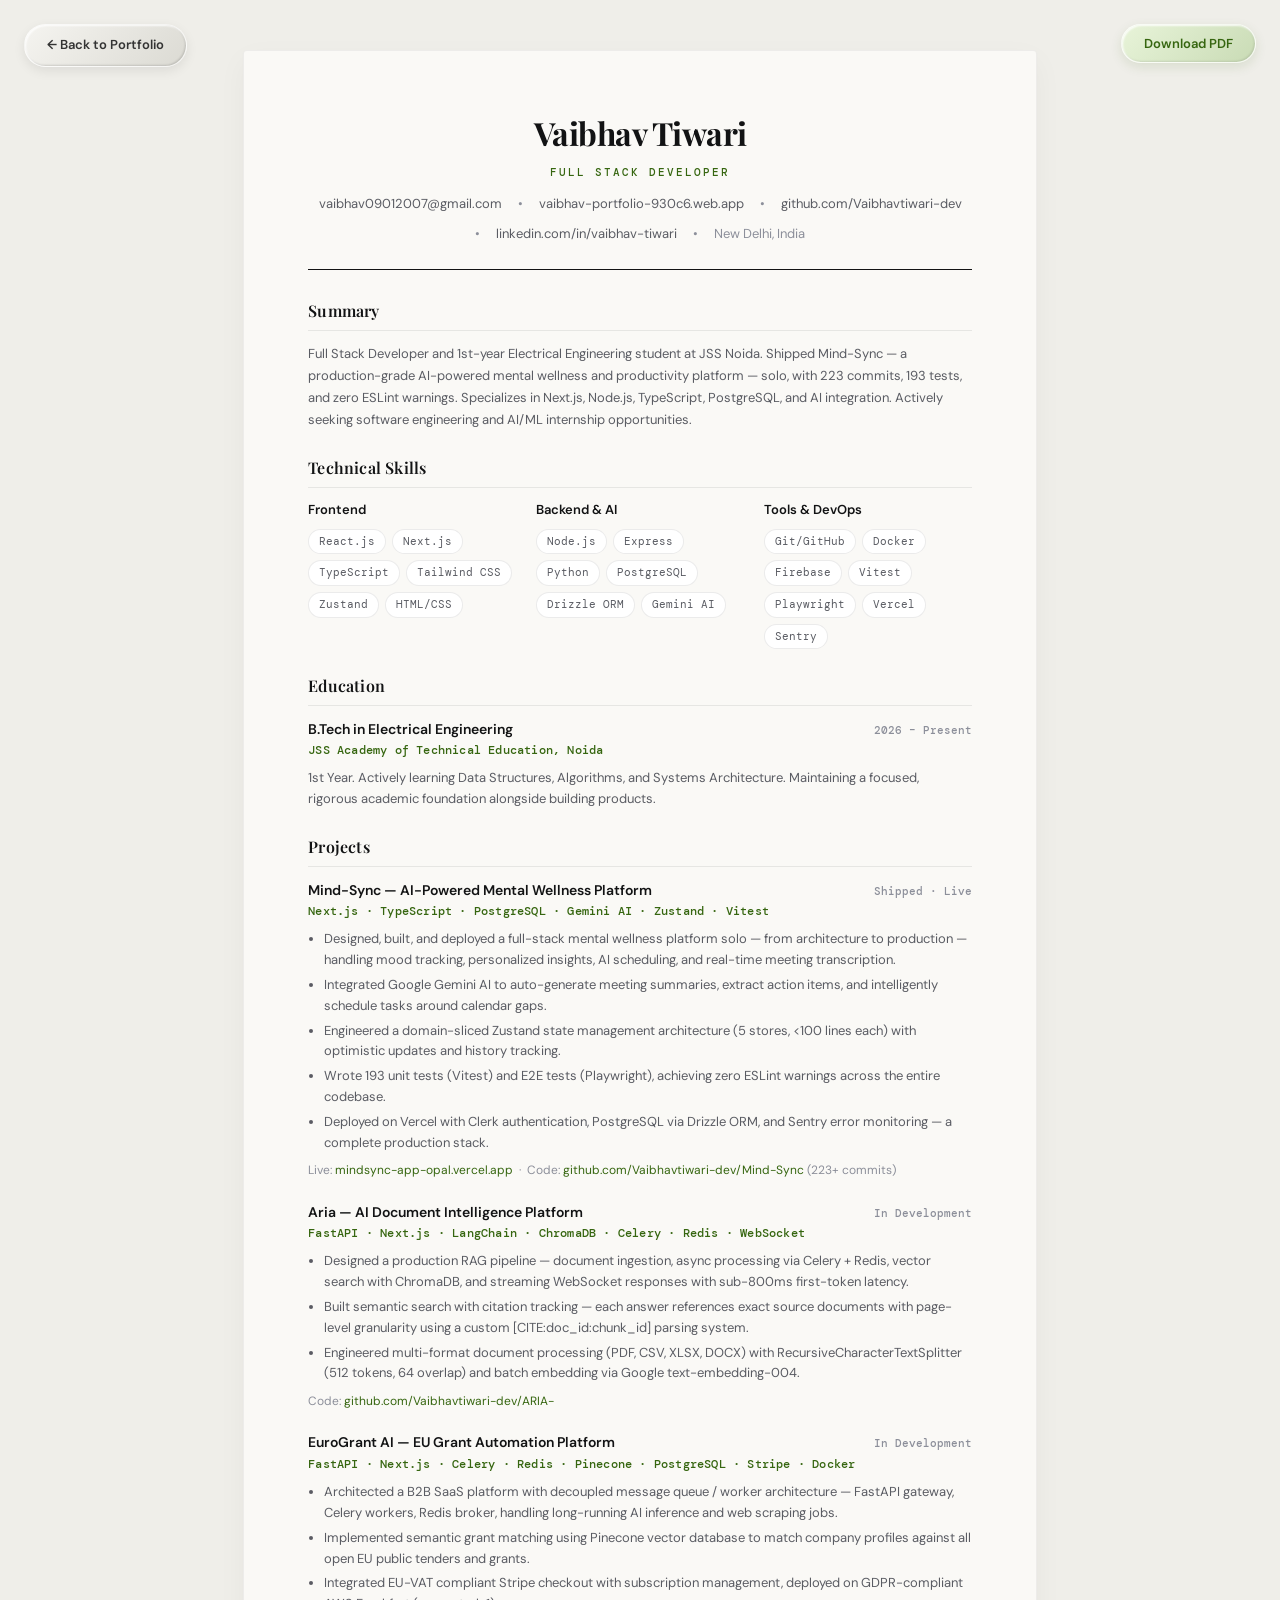
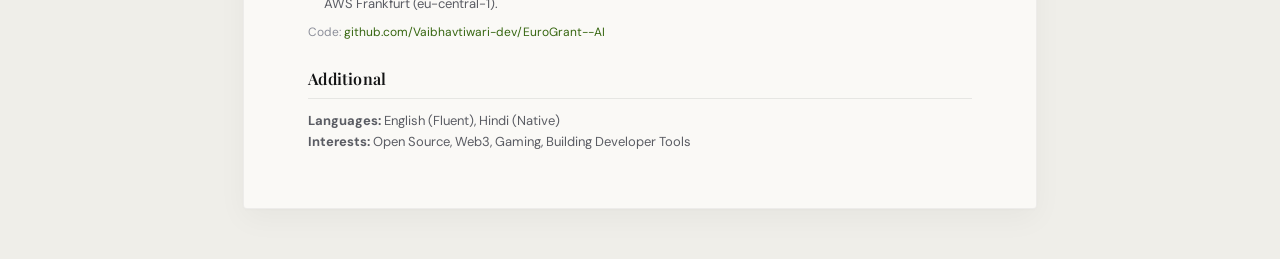
<file: resume.html>
<!DOCTYPE html>
<html lang="en">
  <head>
    <meta charset="UTF-8" />
    <meta name="viewport" content="width=device-width, initial-scale=1.0" />
    <title>Resume | Vaibhav Tiwari</title>
    <meta name="robots" content="noindex" />
    <link rel="icon" type="image/png" href="favicon.png" />
    <link rel="preconnect" href="https://fonts.googleapis.com" />
    <link rel="preconnect" href="https://fonts.gstatic.com" crossorigin />
    <link
      href="https://fonts.googleapis.com/css2?family=DM+Mono:ital,wght@0,400;0,500;1,400&family=DM+Sans:ital,opsz,wght@0,9..40,300;0,9..40,400;0,9..40,500;0,9..40,600;1,9..40,300;1,9..40,400&family=Playfair+Display:ital,wght@0,400;0,500;0,600;0,700;1,400;1,500;1,600&display=swap"
      rel="stylesheet"
    />
    <link rel="stylesheet" href="resume.css" />
  </head>
  <body>
    <!-- Navigation (Hidden in Print) -->
    <a href="index.html" class="no-print btn-back">← Back to Portfolio</a>
    <button onclick="window.print()" class="no-print btn-print">
      Download PDF
    </button>

    <main id="main">
      <div class="page">
        <!-- Header -->
        <header>
          <h1>Vaibhav Tiwari</h1>
          <p class="role">Full Stack Developer</p>
          <div class="contact-row">
            <a href="mailto:vaibhav09012007@gmail.com">vaibhav09012007@gmail.com</a>
            <span>•</span>
            <a href="https://vaibhav-portfolio-930c6.web.app" target="_blank" rel="noopener noreferrer">vaibhav-portfolio-930c6.web.app</a>
            <span>•</span>
            <a href="https://github.com/Vaibhavtiwari-dev" target="_blank" rel="noopener noreferrer">github.com/Vaibhavtiwari-dev</a>
            <span>•</span>
            <a href="https://linkedin.com/in/vaibhav-tiwari" target="_blank" rel="noopener noreferrer">linkedin.com/in/vaibhav-tiwari</a>
            <span>•</span>
            <span>New Delhi, India</span>
          </div>
        </header>

        <!-- Summary -->
        <section>
          <h2>Summary</h2>
          <p class="summary">
            Full Stack Developer and 1st-year Electrical Engineering student at JSS Noida. Shipped Mind-Sync — a production-grade AI-powered mental wellness and productivity platform — solo, with 223 commits, 193 tests, and zero ESLint warnings. Specializes in Next.js, Node.js, TypeScript, PostgreSQL, and AI integration. Actively seeking software engineering and AI/ML internship opportunities.
          </p>
        </section>

        <!-- Technical Skills -->
        <section>
          <h2>Technical Skills</h2>
          <div class="skills-container">
            <div class="skill-group">
              <h3>Frontend</h3>
              <div class="skill-tags">
                <span class="skill-tag">React.js</span>
                <span class="skill-tag">Next.js</span>
                <span class="skill-tag">TypeScript</span>
                <span class="skill-tag">Tailwind CSS</span>
                <span class="skill-tag">Zustand</span>
                <span class="skill-tag">HTML/CSS</span>
              </div>
            </div>
            <div class="skill-group">
              <h3>Backend & AI</h3>
              <div class="skill-tags">
                <span class="skill-tag">Node.js</span>
                <span class="skill-tag">Express</span>
                <span class="skill-tag">Python</span>
                <span class="skill-tag">PostgreSQL</span>
                <span class="skill-tag">Drizzle ORM</span>
                <span class="skill-tag">Gemini AI</span>
              </div>
            </div>
            <div class="skill-group">
              <h3>Tools & DevOps</h3>
              <div class="skill-tags">
                <span class="skill-tag">Git/GitHub</span>
                <span class="skill-tag">Docker</span>
                <span class="skill-tag">Firebase</span>
                <span class="skill-tag">Vitest</span>
                <span class="skill-tag">Playwright</span>
                <span class="skill-tag">Vercel</span>
                <span class="skill-tag">Sentry</span>
              </div>
            </div>
          </div>
        </section>

        <!-- Education -->
        <section>
          <h2>Education</h2>
          <div class="item">
            <div class="item-header">
              <span class="item-title">B.Tech in Electrical Engineering</span>
              <span class="item-date">2026 – Present</span>
            </div>
            <p class="item-subtitle">JSS Academy of Technical Education, Noida</p>
            <p class="item-description">
              1st Year. Actively learning Data Structures, Algorithms, and Systems Architecture. Maintaining a focused, rigorous academic foundation alongside building products.
            </p>
          </div>
        </section>

        <!-- Projects -->
        <section>
          <h2>Projects</h2>

          <!-- Mind-Sync -->
          <div class="item">
            <div class="item-header">
              <span class="item-title">Mind-Sync — AI-Powered Mental Wellness Platform</span>
              <span class="item-date">Shipped · Live</span>
            </div>
            <p class="item-subtitle">Next.js · TypeScript · PostgreSQL · Gemini AI · Zustand · Vitest</p>
            <div class="item-description">
              <ul>
                <li>
                  Designed, built, and deployed a full-stack mental wellness platform solo — from architecture to production — handling mood tracking, personalized insights, AI scheduling, and real-time meeting transcription.
                </li>
                <li>
                  Integrated Google Gemini AI to auto-generate meeting summaries, extract action items, and intelligently schedule tasks around calendar gaps.
                </li>
                <li>
                  Engineered a domain-sliced Zustand state management architecture (5 stores, &lt;100 lines each) with optimistic updates and history tracking.
                </li>
                <li>
                  Wrote 193 unit tests (Vitest) and E2E tests (Playwright), achieving zero ESLint warnings across the entire codebase.
                </li>
                <li>
                  Deployed on Vercel with Clerk authentication, PostgreSQL via Drizzle ORM, and Sentry error monitoring — a complete production stack.
                </li>
              </ul>
              <p class="resume-links-footer">
                Live: <a href="https://mindsync-app-opal.vercel.app/" target="_blank" rel="noopener noreferrer" style="color: var(--accent)">mindsync-app-opal.vercel.app</a>
                &nbsp;·&nbsp;
                Code: <a href="https://github.com/Vaibhavtiwari-dev/Mind-Sync" target="_blank" rel="noopener noreferrer" style="color: var(--accent)">github.com/Vaibhavtiwari-dev/Mind-Sync</a> (223+ commits)
              </p>
            </div>
          </div>

          <!-- ARIA- -->
          <div class="item">
            <div class="item-header">
              <span class="item-title">Aria — AI Document Intelligence Platform</span>
              <span class="item-date">In Development</span>
            </div>
            <p class="item-subtitle">FastAPI · Next.js · LangChain · ChromaDB · Celery · Redis · WebSocket</p>
            <div class="item-description">
              <ul>
                <li>
                  Designed a production RAG pipeline — document ingestion, async processing via Celery + Redis, vector search with ChromaDB, and streaming WebSocket responses with sub-800ms first-token latency.
                </li>
                <li>
                  Built semantic search with citation tracking — each answer references exact source documents with page-level granularity using a custom [CITE:doc_id:chunk_id] parsing system.
                </li>
                <li>
                  Engineered multi-format document processing (PDF, CSV, XLSX, DOCX) with RecursiveCharacterTextSplitter (512 tokens, 64 overlap) and batch embedding via Google text-embedding-004.
                </li>
              </ul>
              <p class="resume-links-footer">
                Code: <a href="https://github.com/Vaibhavtiwari-dev/ARIA-" target="_blank" rel="noopener noreferrer" style="color: var(--accent)">github.com/Vaibhavtiwari-dev/ARIA-</a>
              </p>
            </div>
          </div>

          <!-- EuroGrant AI -->
          <div class="item">
            <div class="item-header">
              <span class="item-title">EuroGrant AI — EU Grant Automation Platform</span>
              <span class="item-date">In Development</span>
            </div>
            <p class="item-subtitle">FastAPI · Next.js · Celery · Redis · Pinecone · PostgreSQL · Stripe · Docker</p>
            <div class="item-description">
              <ul>
                <li>
                  Architected a B2B SaaS platform with decoupled message queue / worker architecture — FastAPI gateway, Celery workers, Redis broker, handling long-running AI inference and web scraping jobs.
                </li>
                <li>
                  Implemented semantic grant matching using Pinecone vector database to match company profiles against all open EU public tenders and grants.
                </li>
                <li>
                  Integrated EU-VAT compliant Stripe checkout with subscription management, deployed on GDPR-compliant AWS Frankfurt (eu-central-1).
                </li>
              </ul>
              <p class="resume-links-footer">
                Code: <a href="https://github.com/Vaibhavtiwari-dev/EuroGrant--AI" target="_blank" rel="noopener noreferrer" style="color: var(--accent)">github.com/Vaibhavtiwari-dev/EuroGrant--AI</a>
              </p>
            </div>
          </div>
        </section>

        <!-- Additional -->
        <section>
          <h2>Additional</h2>
          <p class="item-description">
            <strong>Languages:</strong> English (Fluent), Hindi (Native) <br />
            <strong>Interests:</strong> Open Source, Web3, Gaming, Building Developer Tools
          </p>
        </section>
      </div>
    </main>
  </body>
</html>
</file>
<file: resume.css>
:root {
  --bg-light: #f5f4f0;
  --bg-dark: #0c0d0e;
  --fg-light: #121314;
  --fg-dark: #f0f1f5;
  --fg-muted-light: #5a5c63;
  --fg-muted-dark: #9ea2b0;
  --border-light: rgba(0, 0, 0, 0.08);
  --border-dark: rgba(255, 255, 255, 0.08);
  --green-bg: #e8f4d9;
  --green-fg: #366610;

  --serif: 'Playfair Display', Georgia, serif;
  --sans: 'DM Sans', system-ui, sans-serif;
  --mono: 'DM Mono', 'Courier New', monospace;

  /* Theme mappings matching portfolio */
  --text-primary: var(--fg-light);
  --text-secondary: var(--fg-muted-light);
  --text-muted: #8c8f9a;
  --accent: var(--green-fg);
  --border: var(--border-light);
  --bg-page: #faf9f6; /* Warm paper color */
  --bg-body: #efeee9; /* Tan background for contrast */
}

* {
  box-sizing: border-box;
  margin: 0;
  padding: 0;
}

/* Keyboard focus visual outlines */
a:focus-visible,
button:focus-visible {
  outline: 2px solid var(--text-primary);
  outline-offset: 4px;
}

body {
  font-family: var(--sans);
  line-height: 1.6;
  color: var(--text-secondary);
  background: var(--bg-body);
  font-size: 14px;
  -webkit-font-smoothing: antialiased;
}

.page {
  background: var(--bg-page);
  width: 21cm;
  min-height: 29.7cm;
  margin: 50px auto;
  padding: 56px 64px;
  box-shadow: 0 10px 30px rgba(0, 0, 0, 0.04), 0 1px 3px rgba(0, 0, 0, 0.02);
  border: 1px solid rgba(0, 0, 0, 0.05);
  border-radius: 4px;
  position: relative;
}

/* Header */
header {
  text-align: center;
  margin-bottom: 28px;
  padding-bottom: 24px;
  border-bottom: 1.5px solid var(--text-primary);
}

header h1 {
  font-family: var(--serif);
  font-size: 32px;
  font-weight: 700;
  color: var(--text-primary);
  letter-spacing: -0.5px;
  margin-bottom: 6px;
}

.role {
  font-family: var(--mono);
  font-size: 11px;
  font-weight: 500;
  color: var(--accent);
  text-transform: uppercase;
  letter-spacing: 2px;
  margin-bottom: 12px;
}

.contact-row {
  display: flex;
  justify-content: center;
  flex-wrap: wrap;
  gap: 8px 16px;
  font-family: var(--sans);
  font-size: 13px;
  color: var(--text-secondary);
}

.contact-row a {
  color: var(--text-secondary);
  text-decoration: none;
  border-bottom: 1px solid transparent;
  transition: all 0.2s ease;
}

.contact-row a:hover {
  color: var(--accent);
  border-color: var(--accent);
}

.contact-row span {
  color: var(--text-muted);
}

/* Sections */
section {
  margin-bottom: 24px;
}

section:last-of-type {
  margin-bottom: 0;
}

h2 {
  font-family: var(--serif);
  font-size: 16px;
  font-weight: 600;
  color: var(--text-primary);
  margin-bottom: 12px;
  padding-bottom: 6px;
  border-bottom: 1px solid var(--border);
  letter-spacing: 0.2px;
}

/* Summary */
.summary {
  font-size: 13px;
  line-height: 1.7;
  color: var(--text-secondary);
}

/* Skills */
.skills-container {
  display: grid;
  grid-template-columns: repeat(3, 1fr);
  gap: 20px;
}

.skill-group h3 {
  font-family: var(--sans);
  font-size: 13px;
  font-weight: 600;
  color: var(--text-primary);
  margin-bottom: 8px;
}

.skill-tags {
  display: flex;
  flex-wrap: wrap;
  gap: 6px;
}

.skill-tag {
  font-family: var(--mono);
  font-size: 11px;
  padding: 3px 10px;
  background: #ffffff;
  border: 1px solid var(--border);
  border-radius: 99px;
  color: var(--text-secondary);
  transition: all 0.2s ease;
}

.skill-tag:hover {
  border-color: var(--text-primary);
  color: var(--text-primary);
  background: var(--bg-light);
}

/* Experience/Projects */
.item {
  margin-bottom: 20px;
}

.item:last-child {
  margin-bottom: 0;
}

.item-header {
  display: flex;
  justify-content: space-between;
  align-items: baseline;
  margin-bottom: 2px;
}

.item-title {
  font-family: var(--sans);
  font-size: 14px;
  font-weight: 600;
  color: var(--text-primary);
}

.item-date {
  font-family: var(--mono);
  font-size: 11px;
  color: var(--text-muted);
  font-weight: 500;
}

.item-subtitle {
  font-family: var(--mono);
  font-size: 11.5px;
  color: var(--accent);
  font-weight: 500;
  margin-bottom: 8px;
  letter-spacing: 0.2px;
}

.item-description {
  font-size: 13px;
  color: var(--text-secondary);
  line-height: 1.6;
}

.item-description ul {
  padding-left: 16px;
  margin: 0;
}

.item-description li {
  margin-bottom: 4px;
}

.item-description li:last-child {
  margin-bottom: 0;
}

.resume-links-footer {
  margin-top: 8px;
  font-family: var(--sans);
  font-size: 12px;
  color: var(--text-muted);
}

.resume-links-footer a {
  border-bottom: 1px solid transparent;
  transition: all 0.2s ease;
  text-decoration: none;
}

.resume-links-footer a:hover {
  border-color: var(--accent);
}

/* Navigation Buttons (Tactile Pill Style) */
.btn-back,
.btn-print {
  position: fixed;
  top: 24px;
  display: inline-flex;
  align-items: center;
  justify-content: center;
  gap: 8px;
  font-family: var(--sans);
  font-size: 13px;
  font-weight: 600;
  color: #333;
  padding: 10px 22px;
  border-radius: 99px;
  background: linear-gradient(135deg, #f5f4f0 0%, #dbdad3 100%);
  border: 1px solid rgba(255, 255, 255, 0.7);
  box-shadow: 
    inset 1px 1px 2px rgba(255, 255, 255, 0.9), 
    inset -1px -1px 2px rgba(0, 0, 0, 0.15), 
    0 4px 12px rgba(0, 0, 0, 0.08);
  transition: transform 0.2s cubic-bezier(0.25, 0.8, 0.25, 1), box-shadow 0.2s ease;
  white-space: nowrap;
  cursor: pointer;
  text-decoration: none;
  z-index: 10;
}

.btn-back {
  left: 24px;
}

.btn-print {
  right: 24px;
  background: linear-gradient(135deg, #e8f4d9 0%, #c9dbb5 100%);
  border-color: rgba(255, 255, 255, 0.8);
  color: var(--green-fg);
  box-shadow: 
    inset 1px 1px 2px rgba(255, 255, 255, 0.9), 
    inset -1px -1px 2px rgba(0, 0, 0, 0.1), 
    0 4px 12px rgba(54, 102, 16, 0.12);
}

.btn-back:hover,
.btn-print:hover {
  transform: translateY(-2px);
}

.btn-back:hover {
  box-shadow: 
    inset 1px 1px 2px rgba(255, 255, 255, 0.9), 
    inset -1px -1px 2px rgba(0, 0, 0, 0.1), 
    0 8px 20px rgba(0, 0, 0, 0.12);
}

.btn-print:hover {
  box-shadow: 
    inset 1px 1px 2px rgba(255, 255, 255, 0.9), 
    inset -1px -1px 2px rgba(0, 0, 0, 0.05), 
    0 8px 20px rgba(54, 102, 16, 0.2);
}

.btn-back:active,
.btn-print:active {
  transform: translateY(1px);
}

.btn-back:active {
  box-shadow: 
    inset 1px 2px 4px rgba(0, 0, 0, 0.2), 
    inset -1px -1px 2px rgba(255, 255, 255, 0.6), 
    0 2px 4px rgba(0, 0, 0, 0.05);
}

.btn-print:active {
  box-shadow: 
    inset 1px 2px 4px rgba(54, 102, 16, 0.2), 
    inset -1px -1px 2px rgba(255, 255, 255, 0.6), 
    0 2px 4px rgba(54, 102, 16, 0.05);
}

/* ──────────────────────────────────────────
   RESPONSIVE SCREEN STYLES
   ────────────────────────────────────────── */
@media screen and (max-width: 840px) {
  body {
    background: var(--bg-light);
  }

  .page {
    width: 95%;
    margin: 80px auto 30px auto; /* Margin top to clear fixed buttons */
    padding: 32px 24px;
    min-height: auto;
    box-shadow: none;
    border: 1px solid var(--border);
  }

  .skills-container {
    grid-template-columns: 1fr; /* Stack skill columns */
    gap: 20px;
  }

  .btn-back, 
  .btn-print {
    position: absolute;
    top: 20px;
    padding: 8px 16px;
  }
  
  .btn-back {
    left: 2.5%;
  }
  
  .btn-print {
    right: 2.5%;
  }
}

@media screen and (max-width: 480px) {
  header h1 {
    font-size: 24px;
  }

  .contact-row {
    flex-direction: column;
    align-items: center;
    gap: 4px;
  }

  .contact-row span {
    display: none; /* Hide bullets on stacked layouts */
  }
}

/* ──────────────────────────────────────────
   PRINT STYLES
   ────────────────────────────────────────── */
@media print {
  body {
    background: #ffffff !important;
    color: #000000 !important;
    font-size: 12px; /* Marginally smaller font for print fit */
  }
  
  .page {
    box-shadow: none !important;
    border: none !important;
    margin: 0 !important;
    padding: 0 !important;
    width: 100% !important;
    min-height: auto !important;
    background: #ffffff !important;
  }
  
  .no-print {
    display: none !important;
  }
  
  a {
    color: #000000 !important;
    text-decoration: none !important;
  }
  
  header {
    border-bottom: 2px solid #000000 !important;
    margin-bottom: 20px !important;
    padding-bottom: 16px !important;
  }
  
  h2 {
    border-bottom: 1px solid #000000 !important;
    margin-bottom: 8px !important;
    padding-bottom: 4px !important;
    font-size: 13px !important;
  }
  
  .skill-tag {
    background: #ffffff !important;
    border: 1px solid #000000 !important;
    color: #000000 !important;
  }
  
  .item {
    margin-bottom: 12px !important;
  }
  
  .item-subtitle {
    color: #000000 !important;
  }
}
</file>
